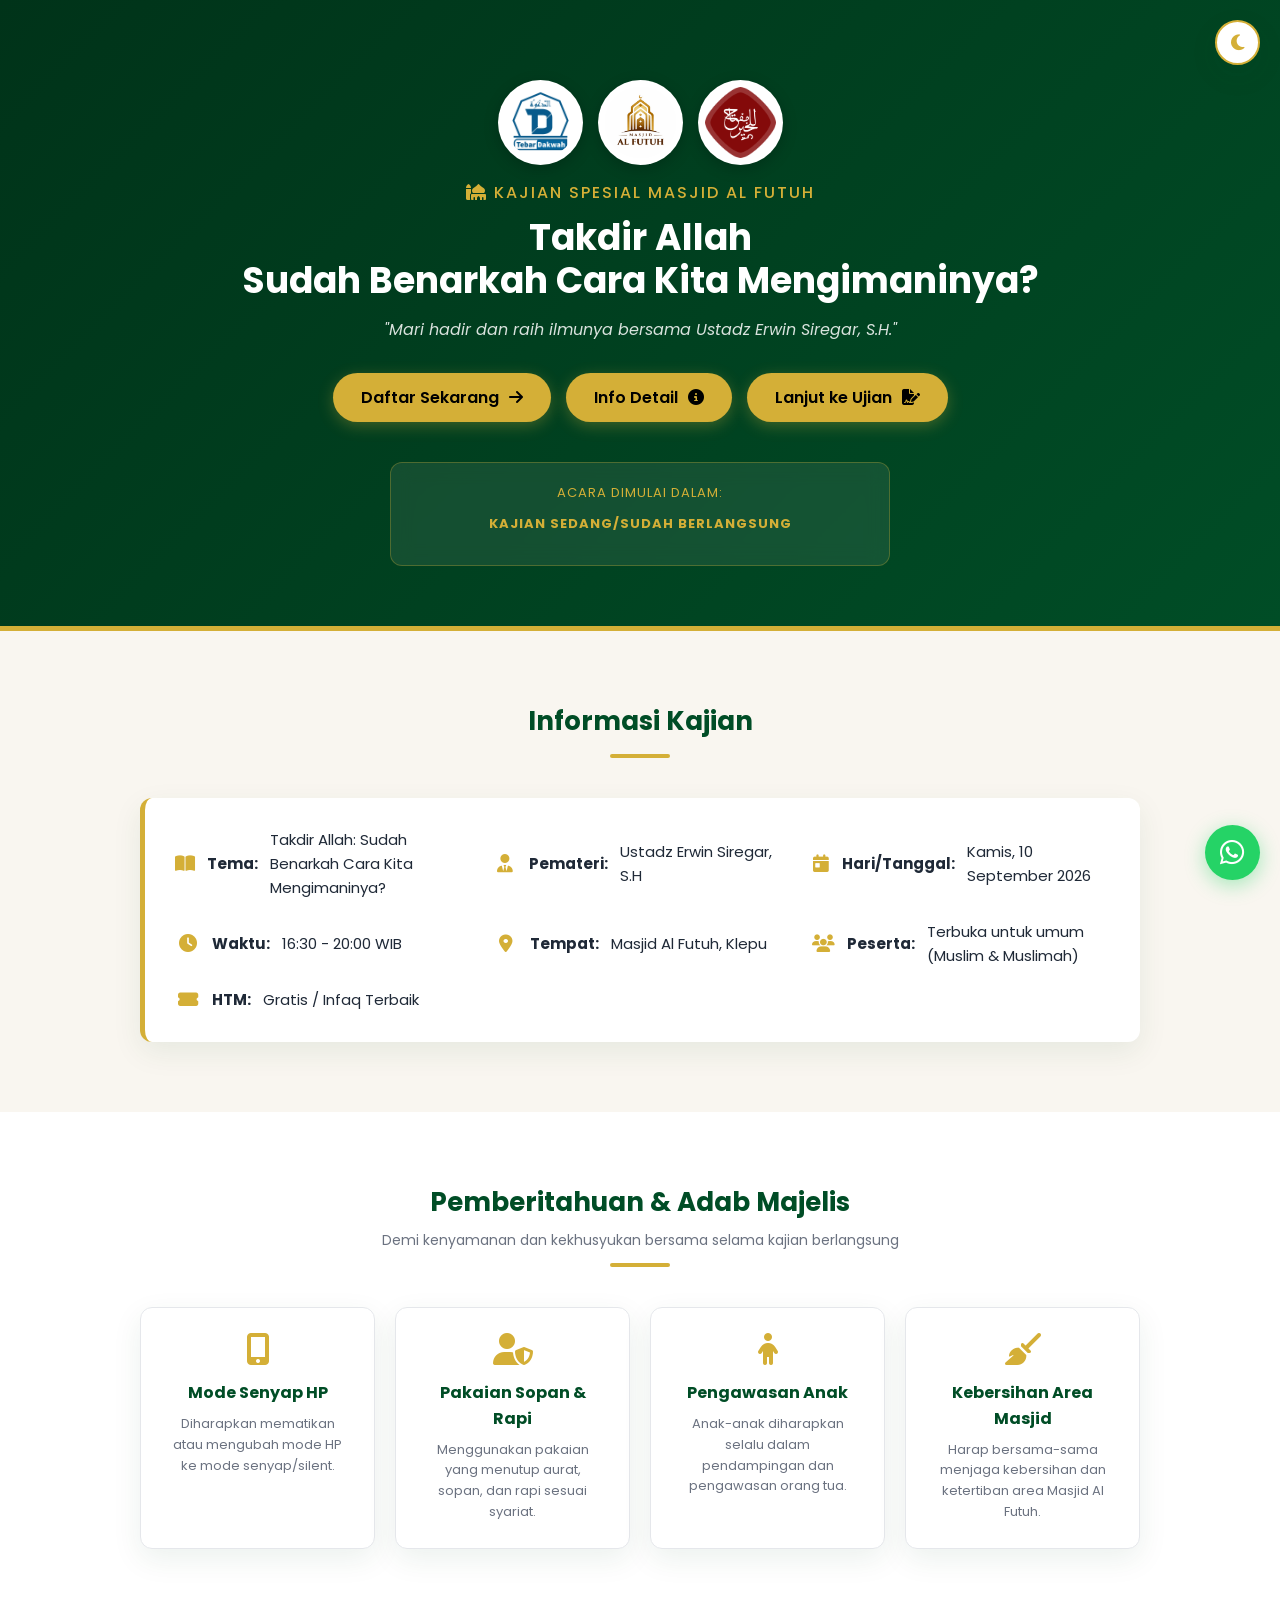
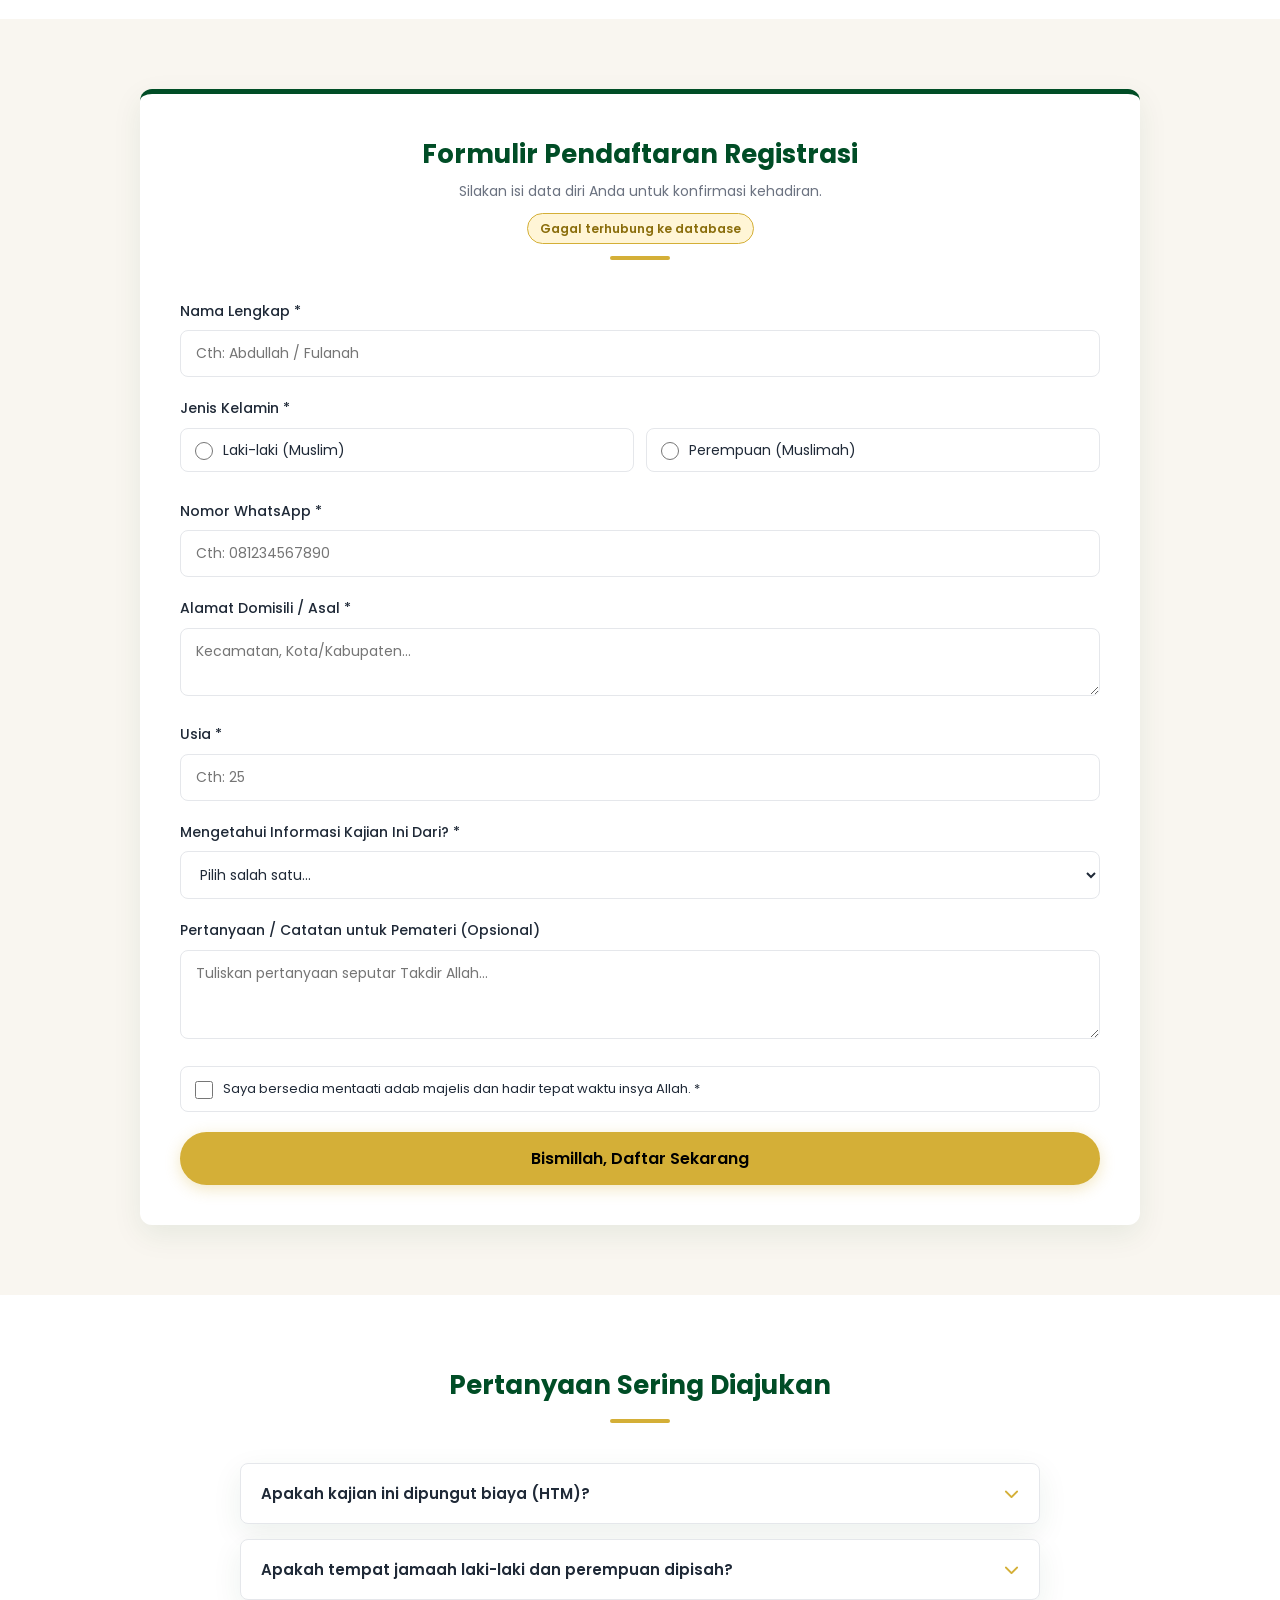
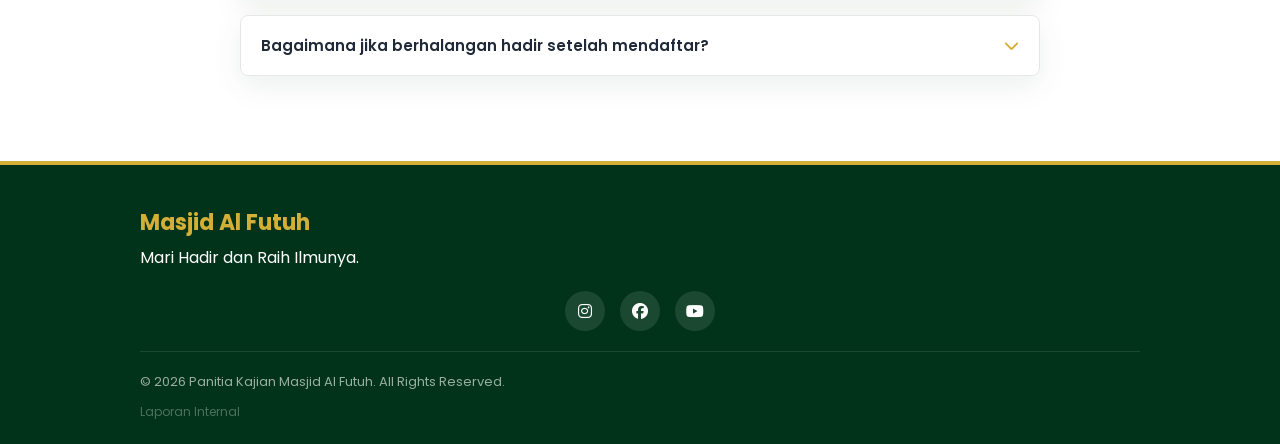
<file: index.html>
<!DOCTYPE html>
<html lang="id">
<head>
    <meta charset="UTF-8">
    <meta name="viewport" content="width=device-width, initial-scale=1.0">
    
    <title>Kajian Spesial - Takdir Allah</title>
    <meta name="description" content="Kajian Spesial Masjid Al Futuh bersama Ustadz Erwin Siregar, S.H. Tema: Takdir Allah - Sudah Benarkah Cara Kita Mengimaninya?">
    <meta name="keywords" content="kajian islam, takdir allah, ustadz erwin siregar, masjid al futuh, pendaftaran kajian">
    <meta name="author" content="Panitia Kajian Masjid Al Futuh">
    
    <meta property="og:type" content="website">
    <meta property="og:url" content="https://yourwebsite.com/"> 
    <meta property="og:title" content="Kajian Spesial: Takdir Allah - Sudah Benarkah Cara Kita Mengimaninya?">
    <meta property="og:description" content="Hadirilah Kajian Spesial bersama Ustadz Erwin Siregar, S.H di Masjid Al Futuh, Klepu. Terbuka untuk umum (Muslim & Muslimah).">
    <meta property="og:image" content="https://via.placeholder.com/1200x630/004d26/ffffff?text=Kajian+Spesial+Takdir+Allah"> 
    
    <link rel="icon" type="image/png" href="https://via.placeholder.com/32/004d26/ffffff?text=M">
    
    <link rel="manifest" href="manifest.json">
    <meta name="theme-color" content="#004d26">

    <link rel="preconnect" href="https://fonts.googleapis.com">
    <link rel="preconnect" href="https://fonts.gstatic.com" crossorigin>
    <link href="https://fonts.googleapis.com/css2?family=Poppins:wght@300;400;500;600;700&display=swap" rel="stylesheet">

    <link rel="stylesheet" href="https://cdnjs.cloudflare.com/ajax/libs/font-awesome/6.4.0/css/all.min.css">
    <link rel="stylesheet" href="https://unpkg.com/aos@next/dist/aos.css" />
    <link rel="stylesheet" href="style.css">
</head>
<body>

    <!-- Preloader -->
    <div id="loading-screen">
        <div class="spinner"></div>
    </div>

    <!-- Dark Mode Toggle -->
    <button id="theme-toggle" aria-label="Toggle Dark Mode">
        <i class="fas fa-moon"></i>
    </button>   

    <!-- Back to Top -->
    <button id="back-to-top" aria-label="Kembali ke Atas">
        <i class="fas fa-arrow-up"></i>
    </button>

    <!-- Tombol WhatsApp Sticky -->
    <a href="https://wa.me/6285743377335" class="whatsapp-sticky" target="_blank" aria-label="Chat WhatsApp Admin">
        <i class="fab fa-whatsapp"></i>
    </a>

    <!-- Konten Utama -->
    <div id="main-content">

        <!-- HERO SECTION -->
        <section id="hero">
            <div class="container" data-aos="fade-up">
                <div class="logo-wrapper">
                    <img src="logo1.png" alt="Logo Masjid Al Futuh" class="logo-kajian" onerror="this.src='https://via.placeholder.com/90/004d26/ffffff?text=Al+Futuh'">
                    <img src="logo3.png" alt="Logo Masjid Al Futuh" class="logo-kajian" onerror="this.src='https://via.placeholder.com/90/004d26/ffffff?text=Al+Futuh'">
                    <img src="logo2.png" alt="Logo Masjid Al Futuh" class="logo-kajian" onerror="this.src='https://via.placeholder.com/90/004d26/ffffff?text=Al+Futuh'">
                </div>
                
                <h2 class="subtitle-kajian"><i class="fas fa-mosque"></i> Kajian Spesial Masjid Al Futuh</h2>
                <h1 class="title-kajian">Takdir Allah <br><span>Sudah Benarkah Cara Kita Mengimaninya?</span></h1>
                <p class="desc-kajian">"Mari hadir dan raih ilmunya bersama Ustadz Erwin Siregar, S.H."</p>

                <!-- Tombol Aksi -->
                <div class="grup-tombol">
                    <a href="#pendaftaran" class="btn-primary">Daftar Sekarang <i class="fas fa-arrow-right"></i></a>
                    <a href="#detail" class="btn-primary" style="background-color: var(--secondary); color: #000;">Info Detail <i class="fas fa-info-circle"></i></a>
                    <a href="ujian.html" class="btn-primary">Lanjut ke Ujian <i class="fas fa-file-signature"></i></a>
                </div>

                <!-- Countdown Timer -->
                <div class="countdown-container">
                    <p>Acara dimulai dalam:</p>
                    <div id="countdown" class="countdown">
                        <div class="cd-box"><span id="hari">00</span><small>Hari</small></div>
                        <div class="cd-box"><span id="jam">00</span><small>Jam</small></div>
                        <div class="cd-box"><span id="menit">00</span><small>Menit</small></div>
                        <div class="cd-box"><span id="detik">00</span><small>Detik</small></div>
                    </div>
                </div>
            </div>
        </section>

        <!-- DETAIL KAJIAN -->
        <section id="detail" class="section-padding bg-cream">
            <div class="container" data-aos="fade-up">
                <div class="section-title">
                    <h2>Informasi Kajian</h2>
                    <div class="divider"></div>
                </div>
                
                <div class="detail-card">
                    <ul>
                        <li><i class="fas fa-book-open"></i> <strong>Tema:</strong> Takdir Allah: Sudah Benarkah Cara Kita Mengimaninya?</li>
                        <li><i class="fas fa-user-tie"></i> <strong>Pemateri:</strong> Ustadz Erwin Siregar, S.H</li>
                        <li><i class="fas fa-calendar-day"></i> <strong>Hari/Tanggal:</strong> Kamis, 10 September 2026</li>
                        <li><i class="fas fa-clock"></i> <strong>Waktu:</strong> 16:30 - 20:00 WIB</li>
                        <li><i class="fas fa-map-marker-alt"></i> <strong>Tempat:</strong> Masjid Al Futuh, Klepu</li>
                        <li><i class="fas fa-users"></i> <strong>Peserta:</strong> Terbuka untuk umum (Muslim & Muslimah)</li>
                        <li><i class="fas fa-ticket-alt"></i> <strong>HTM:</strong> Gratis / Infaq Terbaik</li>
                    </ul>
                </div>
            </div>
        </section>

        <!-- PEMBERITAHUAN / TATA TERTIB (Sesuai Bagian Bawah Poster) -->
        <section id="tata-tertib" class="section-padding">
            <div class="container" data-aos="fade-up">
                <div class="section-title">
                    <h2>Pemberitahuan & Adab Majelis</h2>
                    <p>Demi kenyamanan dan kekhusyukan bersama selama kajian berlangsung</p>
                    <div class="divider"></div>
                </div>

                <div class="tentang-content">
                    <div class="tentang-item" data-aos="fade-up" data-aos-delay="100">
                        <i class="fas fa-mobile-alt icon-gold"></i>
                        <h3>Mode Senyap HP</h3>
                        <p>Diharapkan mematikan atau mengubah mode HP ke mode senyap/silent.</p>
                    </div>

                    <div class="tentang-item" data-aos="fade-up" data-aos-delay="200">
                        <i class="fas fa-user-shield icon-gold"></i>
                        <h3>Pakaian Sopan & Rapi</h3>
                        <p>Menggunakan pakaian yang menutup aurat, sopan, dan rapi sesuai syariat.</p>
                    </div>

                    <div class="tentang-item" data-aos="fade-up" data-aos-delay="300">
                        <i class="fas fa-child icon-gold"></i>
                        <h3>Pengawasan Anak</h3>
                        <p>Anak-anak diharapkan selalu dalam pendampingan dan pengawasan orang tua.</p>
                    </div>

                    <div class="tentang-item" data-aos="fade-up" data-aos-delay="400">
                        <i class="fas fa-broom icon-gold"></i>
                        <h3>Kebersihan Area Masjid</h3>
                        <p>Harap bersama-sama menjaga kebersihan dan ketertiban area Masjid Al Futuh.</p>
                    </div>
                </div>
            </div>
        </section>

        <!-- FORMULIR PENDAFTARAN -->
        <section id="pendaftaran" class="section-padding bg-cream">
            <div class="container" data-aos="zoom-in">
                <div class="form-wrapper">
                    <div class="section-title">
                        <h2>Formulir Pendaftaran Registrasi</h2>
                        <p>Silakan isi data diri Anda untuk konfirmasi kehadiran.</p>
                        <span id="peserta-counter" class="badge">Jumlah Pendaftar: Memuat data...</span>
                        <div class="divider"></div>
                    </div>

                    <form id="form-kajian">
                        <div class="form-group">
                            <label for="nama">Nama Lengkap *</label>
                            <input type="text" id="nama" name="nama" required placeholder="Cth: Abdullah / Fulanah">
                        </div>

                        <div class="form-group">
                            <label>Jenis Kelamin *</label>
                            <div class="radio-group">
                                <label><input type="radio" name="gender" value="Laki-laki" required> Laki-laki (Muslim)</label>
                                <label><input type="radio" name="gender" value="Perempuan" required> Perempuan (Muslimah)</label>
                            </div>
                        </div>

                        <div class="form-group">
                            <label for="whatsapp">Nomor WhatsApp *</label>
                            <input type="number" id="whatsapp" name="whatsapp" required placeholder="Cth: 081234567890" minlength="10">
                            <small class="error-msg" id="error-wa">Nomor WA minimal 10 digit angka (diawali 08/62).</small>
                        </div>

                        <div class="form-group">
                            <label for="alamat">Alamat Domisili / Asal *</label>
                            <textarea id="alamat" name="alamat" required placeholder="Kecamatan, Kota/Kabupaten..." rows="2"></textarea>
                        </div>

                        <div class="form-group">
                            <label for="usia">Usia *</label>
                            <input type="number" id="usia" name="usia" required placeholder="Cth: 25">
                        </div>

                        <div class="form-group">
                            <label for="sumber">Mengetahui Informasi Kajian Ini Dari? *</label>
                            <select id="sumber" name="sumber" required>
                                <option value="" disabled selected>Pilih salah satu...</option>
                                <option value="Instagram">Instagram</option>
                                <option value="WhatsApp">Grup WhatsApp</option>
                                <option value="Banner/Poster">Poster / Banner Masjid</option>
                                <option value="Teman/Kerabat">Teman / Kerabat</option>
                                <option value="Lainnya">Lainnya</option>
                            </select>
                        </div>

                        <div class="form-group">
                            <label for="catatan">Pertanyaan / Catatan untuk Pemateri (Opsional)</label>
                            <textarea id="catatan" name="catatan" placeholder="Tuliskan pertanyaan seputar Takdir Allah..." rows="3"></textarea>
                        </div>

                        <div class="form-group checkbox-group">
                            <label>
                                <input type="checkbox" id="bersedia" name="bersedia" required>
                                Saya bersedia mentaati adab majelis dan hadir tepat waktu insya Allah. *
                            </label>
                        </div>

                        <button type="submit" id="btn-submit" class="btn-primary btn-full">
                            <span id="btn-text">Bismillah, Daftar Sekarang</span>
                            <span id="btn-loading" style="display: none;"><i class="fas fa-circle-notch fa-spin"></i> Memproses...</span>
                        </button>
                    </form>
                </div>
            </div>
        </section>

        <!-- FAQ -->
        <section id="faq" class="section-padding">
            <div class="container" data-aos="fade-up">
                <div class="section-title">
                    <h2>Pertanyaan Sering Diajukan</h2>
                    <div class="divider"></div>
                </div>
                
                <div class="accordion">
                    <div class="accordion-item">
                        <button class="accordion-header">Apakah kajian ini dipungut biaya (HTM)? <i class="fas fa-chevron-down"></i></button>
                        <div class="accordion-content"><p>Kajian ini 100% Gratis & Terbuka untuk umum. Jamaah yang ingin berinfaq terbaik untuk operasional masjid dipersilakan.</p></div>
                    </div>
                    <div class="accordion-item">
                        <button class="accordion-header">Apakah tempat jamaah laki-laki dan perempuan dipisah? <i class="fas fa-chevron-down"></i></button>
                        <div class="accordion-content"><p>Ya, terdapat pembatas (satir) antara jamaah Laki-laki (Ikhwan) dan Perempuan (Akhwat).</p></div>
                    </div>
                    <div class="accordion-item">
                        <button class="accordion-header">Bagaimana jika berhalangan hadir setelah mendaftar? <i class="fas fa-chevron-down"></i></button>
                        <div class="accordion-content"><p>Mohon konfirmasi via WhatsApp ke Admin agar panitia dapat memperkirakan konsumsi dan tempat duduk.</p></div>
                    </div>
                </div>
            </div>
        </section>

        <!-- FOOTER -->
        <footer class="footer">
            <div class="container text-center">
                <h3>Masjid Al Futuh</h3>
                <p>Mari Hadir dan Raih Ilmunya.</p>
                <div class="social-links">
                    <a href="#"><i class="fab fa-instagram"></i></a>
                    <a href="#"><i class="fab fa-facebook"></i></a>
                    <a href="#"><i class="fab fa-youtube"></i></a>
                </div>
                <hr>
                <p class="copyright">&copy; 2026 Panitia Kajian Masjid Al Futuh. All Rights Reserved.</p>
                <a href="#" id="btn-keuangan" style="color: rgba(255,255,255,0.3); font-size: 12px; text-decoration: none; margin-top: 10px; display: inline-block;">Laporan Internal</a>
            </div>
        </footer>

    </div>

    <!-- TOAST NOTIFICATION -->
    <div id="toast-success" class="toast hidden">
        <i class="fas fa-check-circle toast-icon"></i>
        <div class="toast-body">
            <h4>Alhamdulillah!</h4>
            <p>Pendaftaran Anda berhasil dicatat. Sampai jumpa di majelis ilmu!</p>
        </div>
        <button id="close-toast"><i class="fas fa-times"></i></button>
    </div>

    <!-- MODAL KEUANGAN INTERNAL -->
    <div id="modal-keuangan" class="modal-overlay hidden">
        <div class="modal-content">
            <button class="close-modal" id="close-keuangan"><i class="fas fa-times"></i></button>
            
            <div id="area-pin">
                <h3><i class="fas fa-lock"></i> Akses Keuangan</h3>
                <p>Masukkan PIN panitia untuk melihat laporan.</p>
                <input type="password" id="input-pin" placeholder="Masukkan PIN..." class="pin-input">
                <small id="error-pin" class="error-msg" style="display: none; text-align: center;">PIN Salah!</small>
                <button id="submit-pin" class="btn-primary btn-full" style="margin-top: 15px;">Buka Laporan</button>
            </div>

            <div id="area-laporan" class="hidden">
                <div style="display: flex; justify-content: space-between; align-items: center; margin-bottom: 15px;">
                    <h3 style="margin: 0;"><i class="fas fa-wallet"></i> Laporan Kas</h3>
                    <button id="btn-tambah-kas" class="badge" style="border: none; cursor: pointer; padding: 8px 15px;">+ Tambah Data</button>
                </div>

                <div id="form-kas-area" class="hidden" style="background-color: var(--bg-main); border: 1px solid var(--border-color); padding: 15px; border-radius: 8px; margin-bottom: 20px;">
                    <h4 style="margin-bottom: 10px; font-size: 14px; text-align: center;">Input Data Kas Baru</h4>
                    <input type="date" id="kas-tanggal" class="pin-input" style="font-size: 14px; letter-spacing: normal; padding: 10px; margin-top: 5px;" required>
                    <input type="text" id="kas-keterangan" placeholder="Keterangan (Cth: Infaq Jamaah)" class="pin-input" style="font-size: 14px; letter-spacing: normal; padding: 10px; margin-top: 10px;" required>
                    
                    <select id="kas-jenis" class="pin-input" style="font-size: 14px; letter-spacing: normal; padding: 10px; margin-top: 10px; text-align: left;">
                        <option value="Masuk">Pemasukan (Masuk)</option>
                        <option value="Keluar">Pengeluaran (Keluar)</option>
                    </select>
                    
                    <input type="number" id="kas-nominal" placeholder="Nominal Rp (Tanpa titik)" class="pin-input" style="font-size: 14px; letter-spacing: normal; padding: 10px; margin-top: 10px;" required>
                    
                    <button id="submit-kas-baru" class="btn-primary btn-full" style="margin-top: 15px; padding: 10px;">Simpan Data</button>
                    <small id="pesan-kas" style="display: block; text-align: center; margin-top: 10px; font-weight: bold;"></small>
                </div>

                <div class="kas-cards">
                    <div class="kas-card">
                        <small>Total Pemasukan</small>
                        <h4 id="card-masuk" style="color: #2e7d32;">Rp 0</h4>
                    </div>
                    <div class="kas-card">
                        <small>Total Pengeluaran</small>
                        <h4 id="card-keluar" style="color: #c62828;">Rp 0</h4>
                    </div>
                    <div class="kas-card card-saldo">
                        <small style="color: rgba(255,255,255,0.8);">Saldo Akhir</small>
                        <h4 id="card-saldo" style="color: #fff;">Rp 0</h4>
                    </div>
                </div>

                <div class="table-responsive">
                    <table class="table-laporan">
                        <thead>
                            <tr>
                                <th>Tanggal</th>
                                <th>Keterangan</th>
                                <th>Masuk</th>
                                <th>Keluar</th>
                                <th>Saldo</th>
                            </tr>
                        </thead>
                        <tbody id="body-laporan">
                        </tbody>
                    </table>
                </div>
            </div>
        </div>
    </div>

    <!-- Scripts -->
    <script src="https://unpkg.com/aos@next/dist/aos.js"></script>
    <script>
        AOS.init({ duration: 800, once: true });
    </script>
    <script src="script.js"></script>
</body>
</html>
</file>
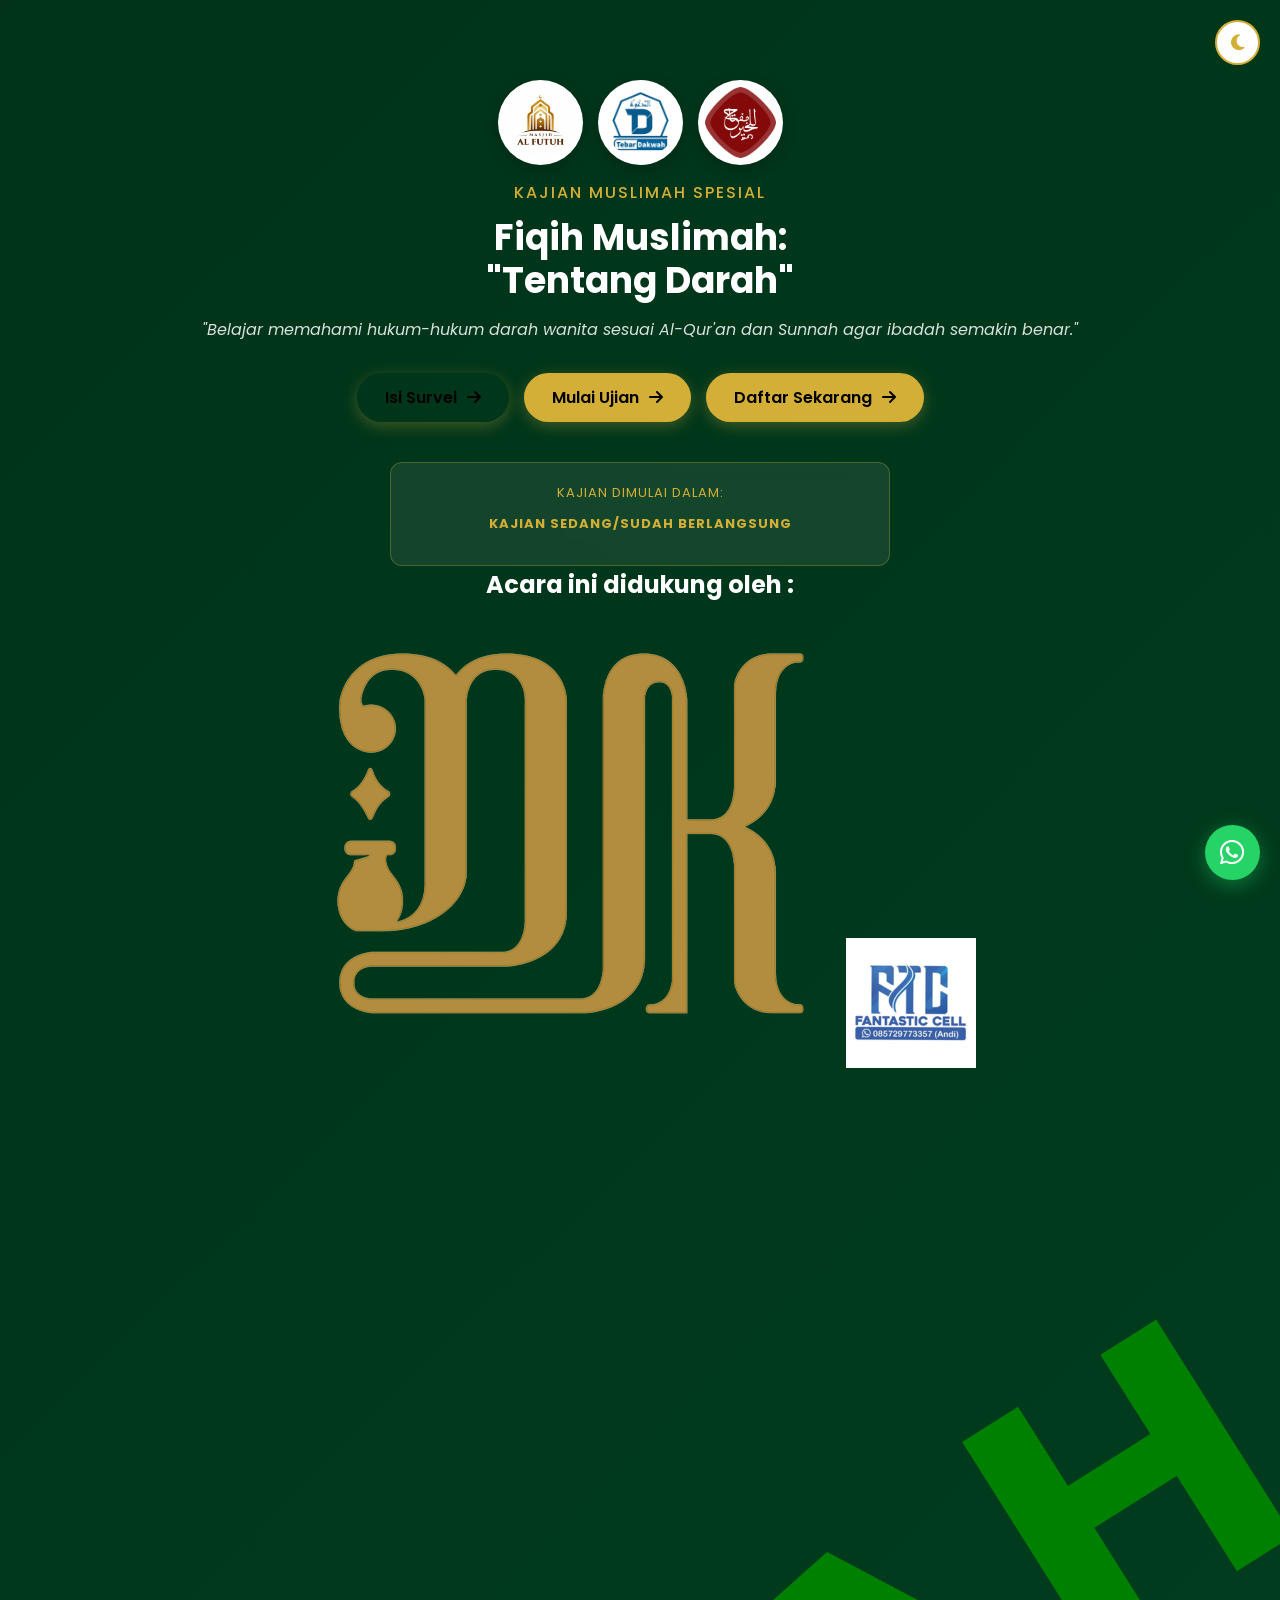
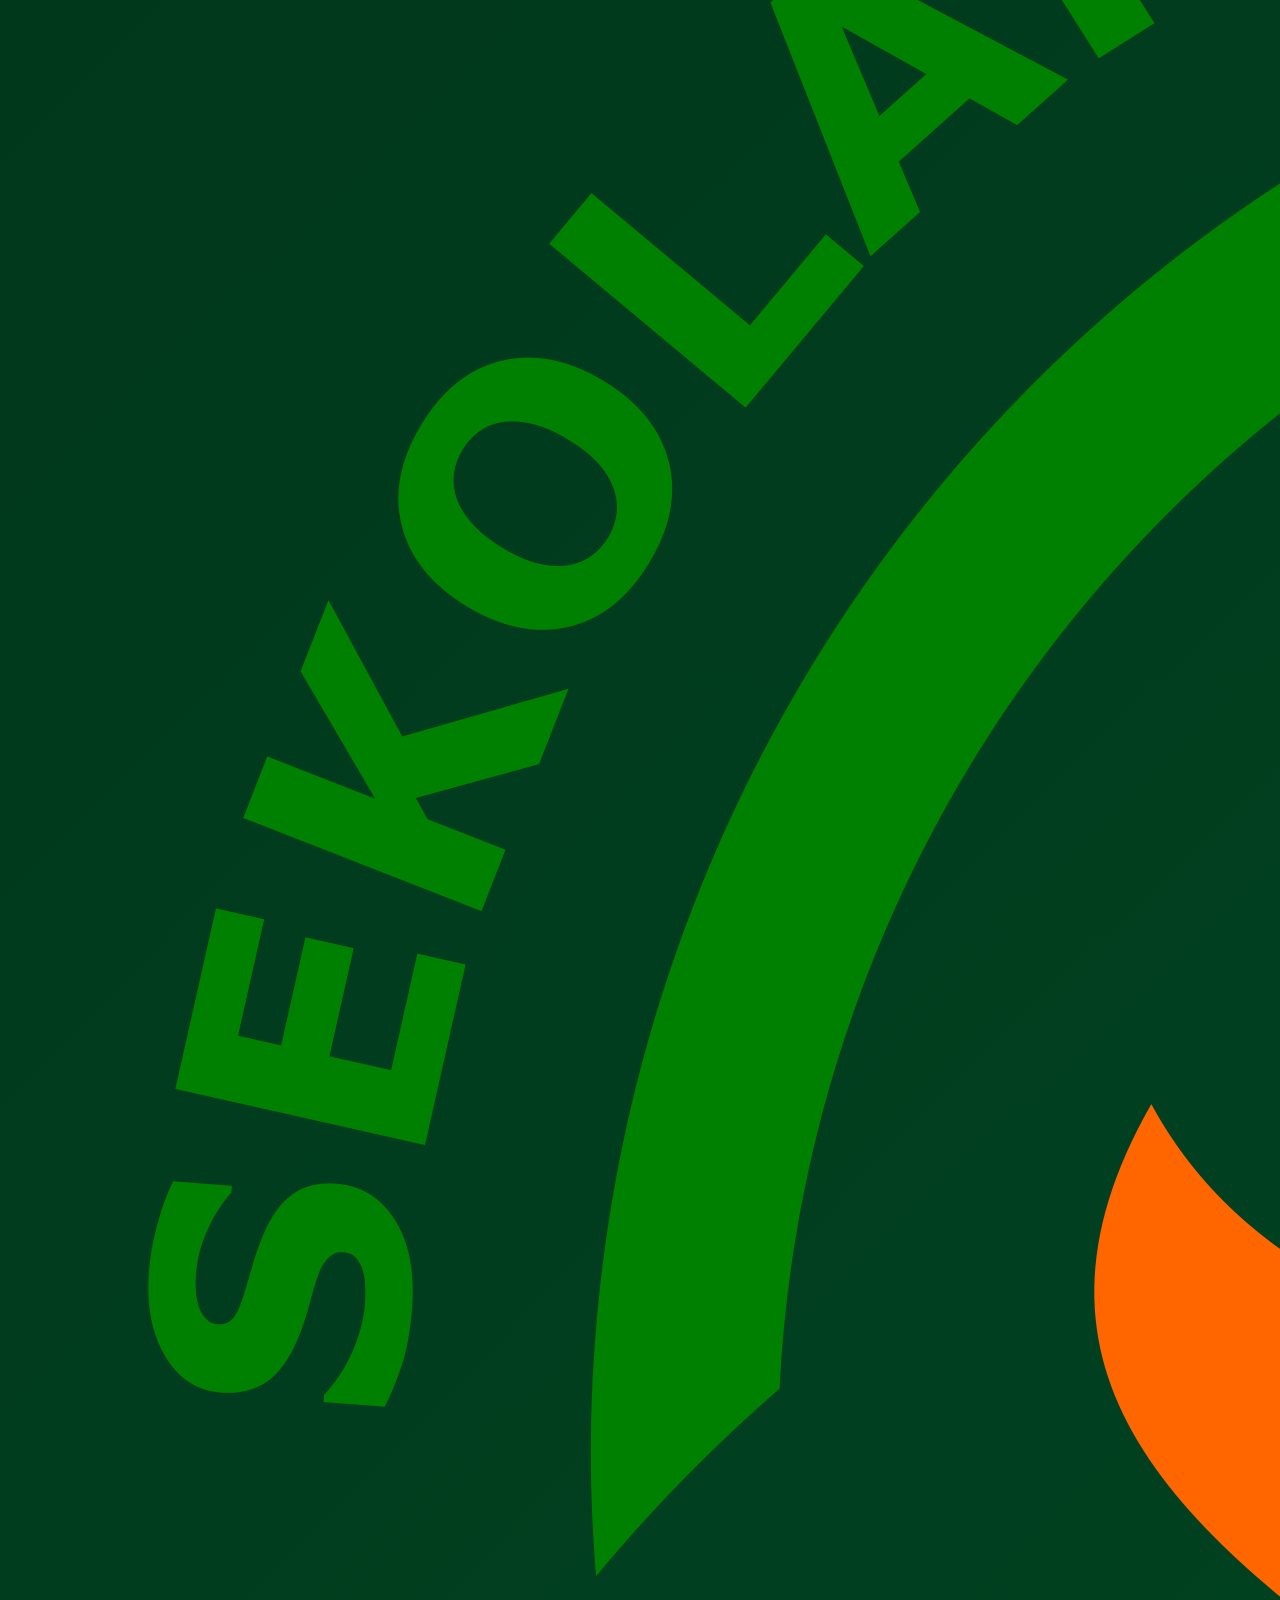
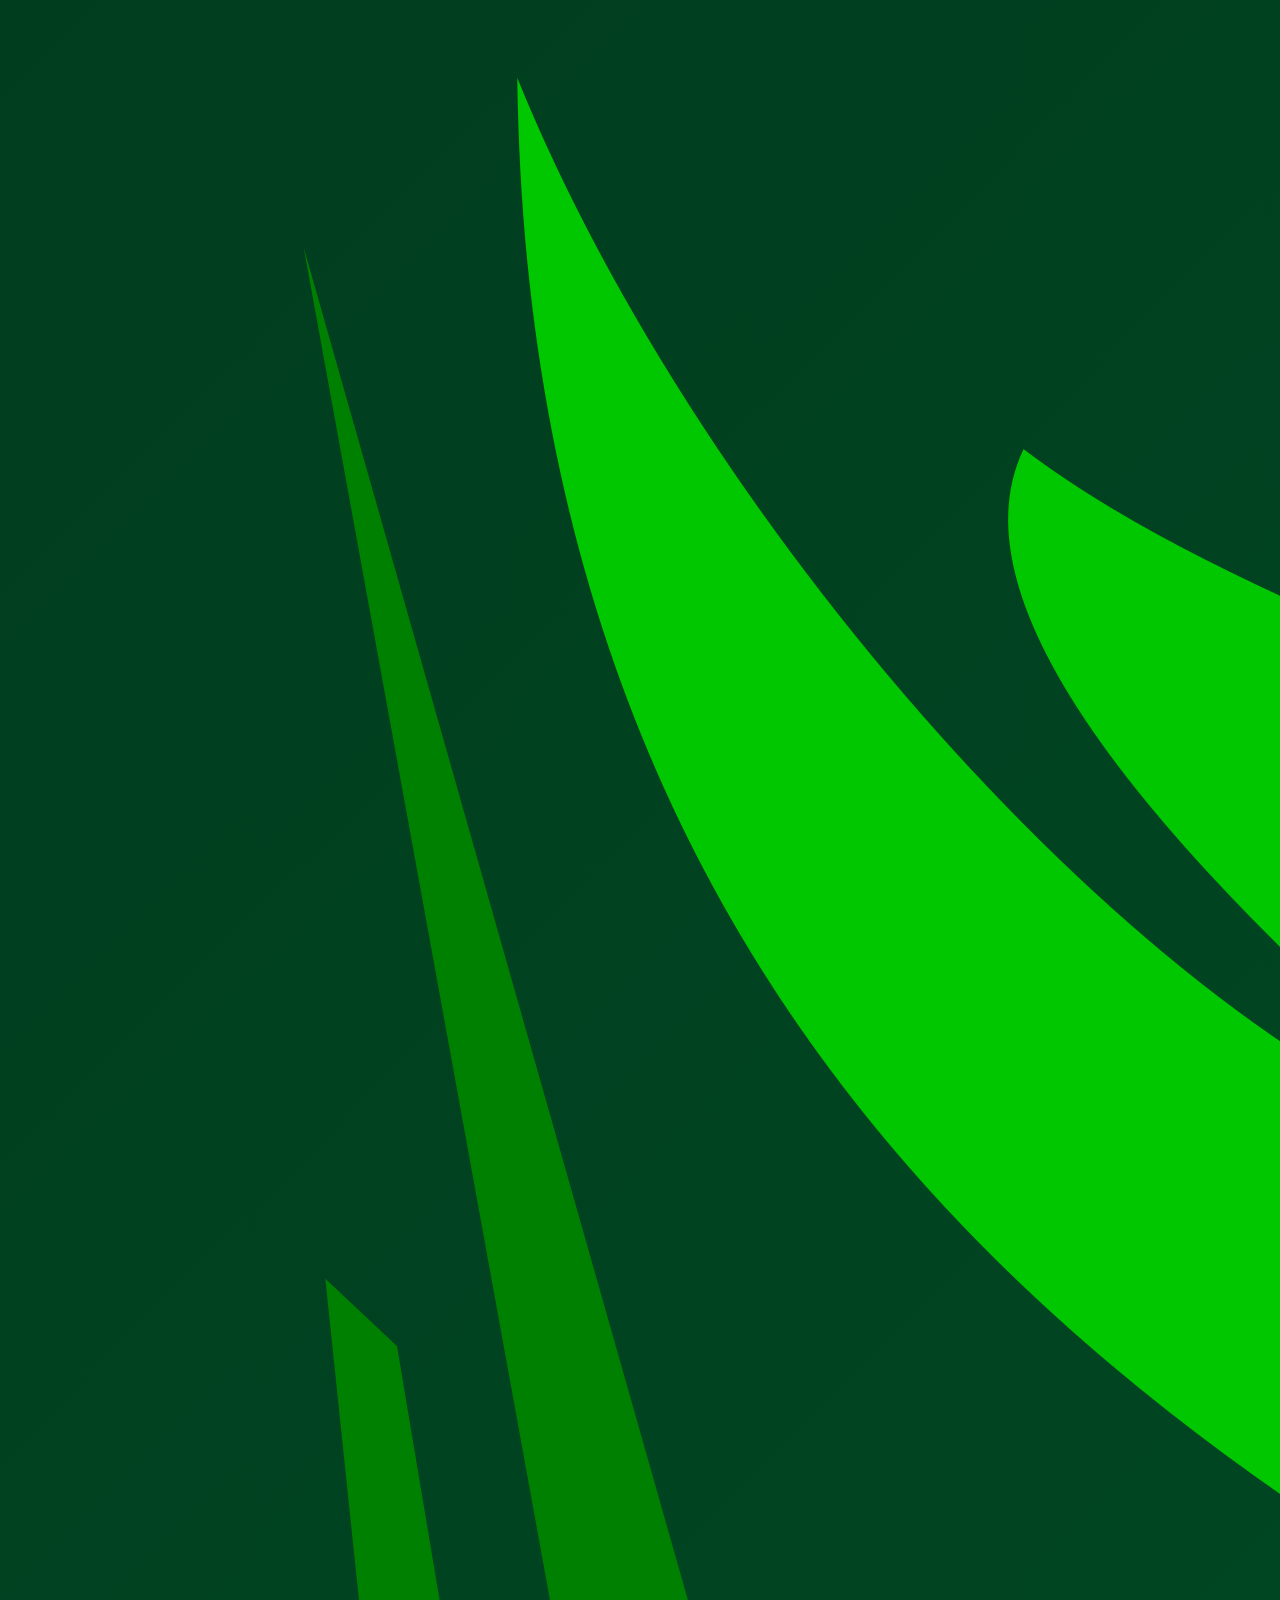
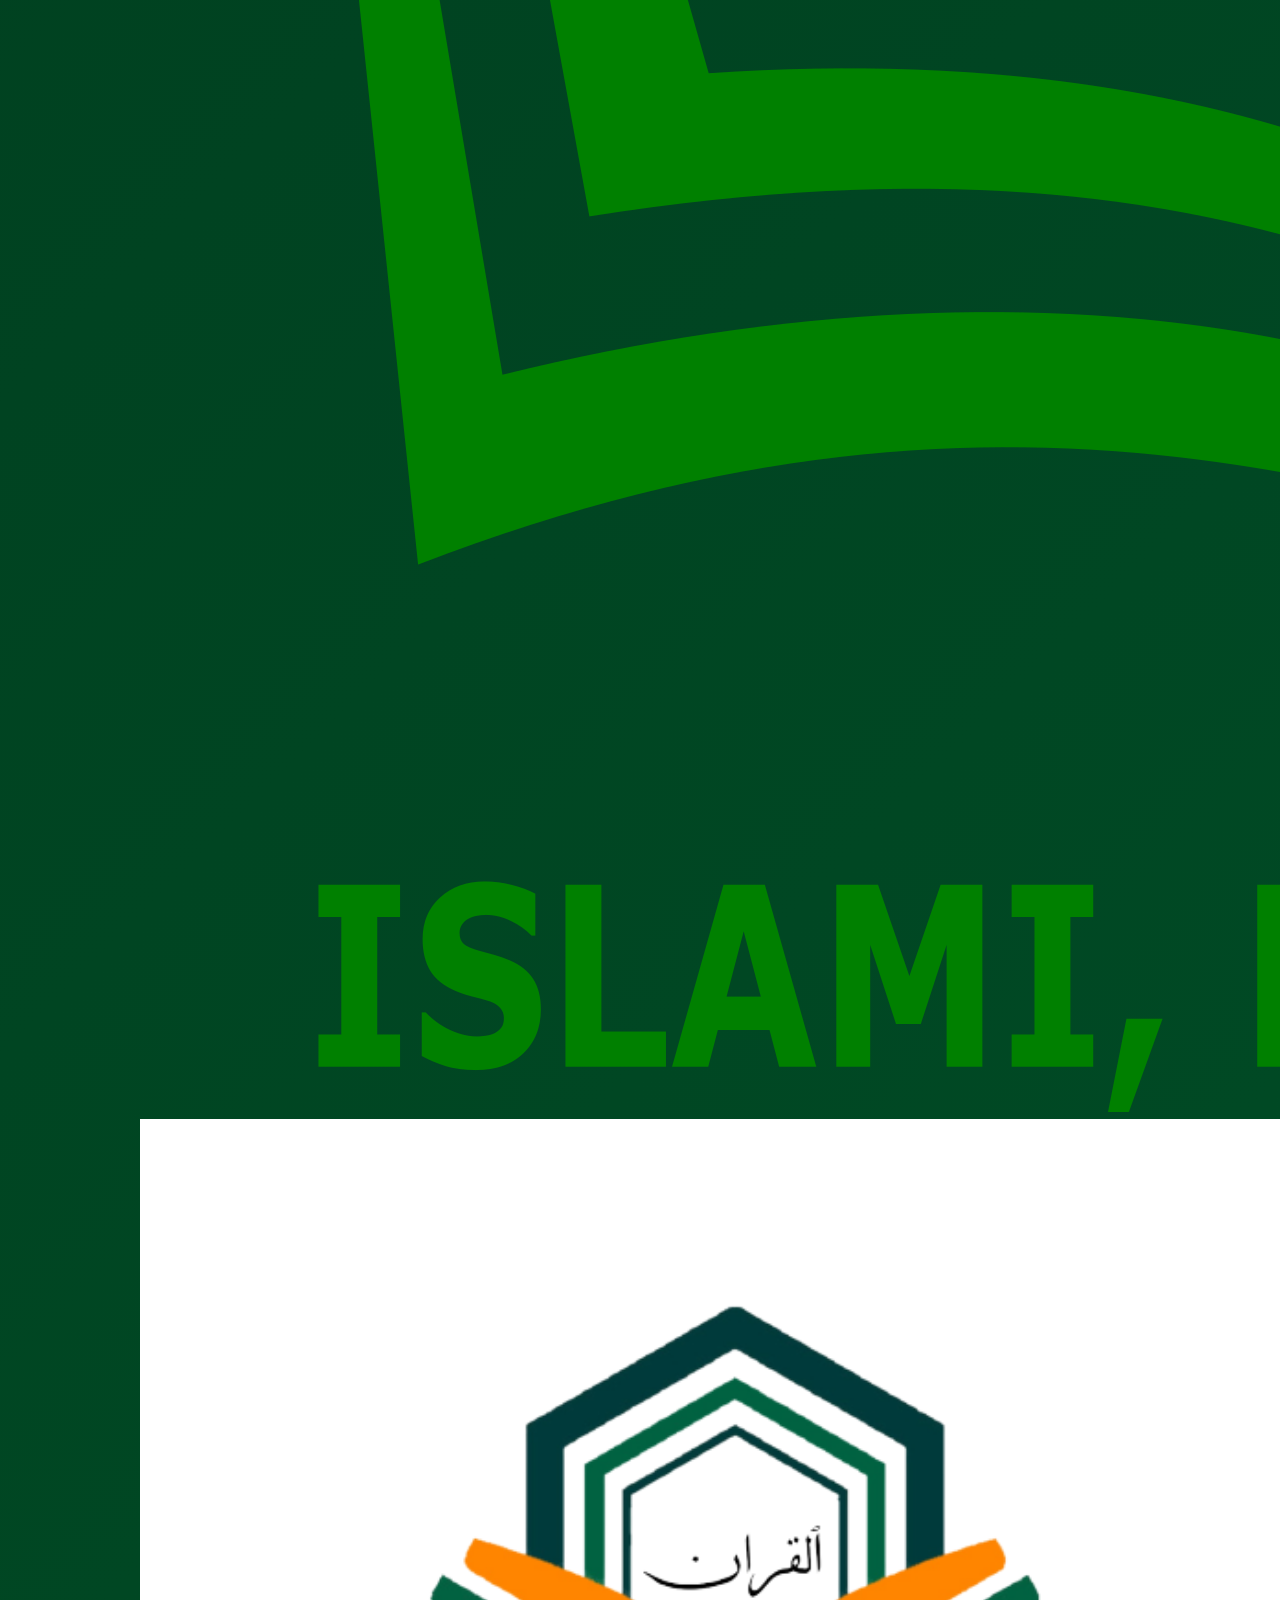
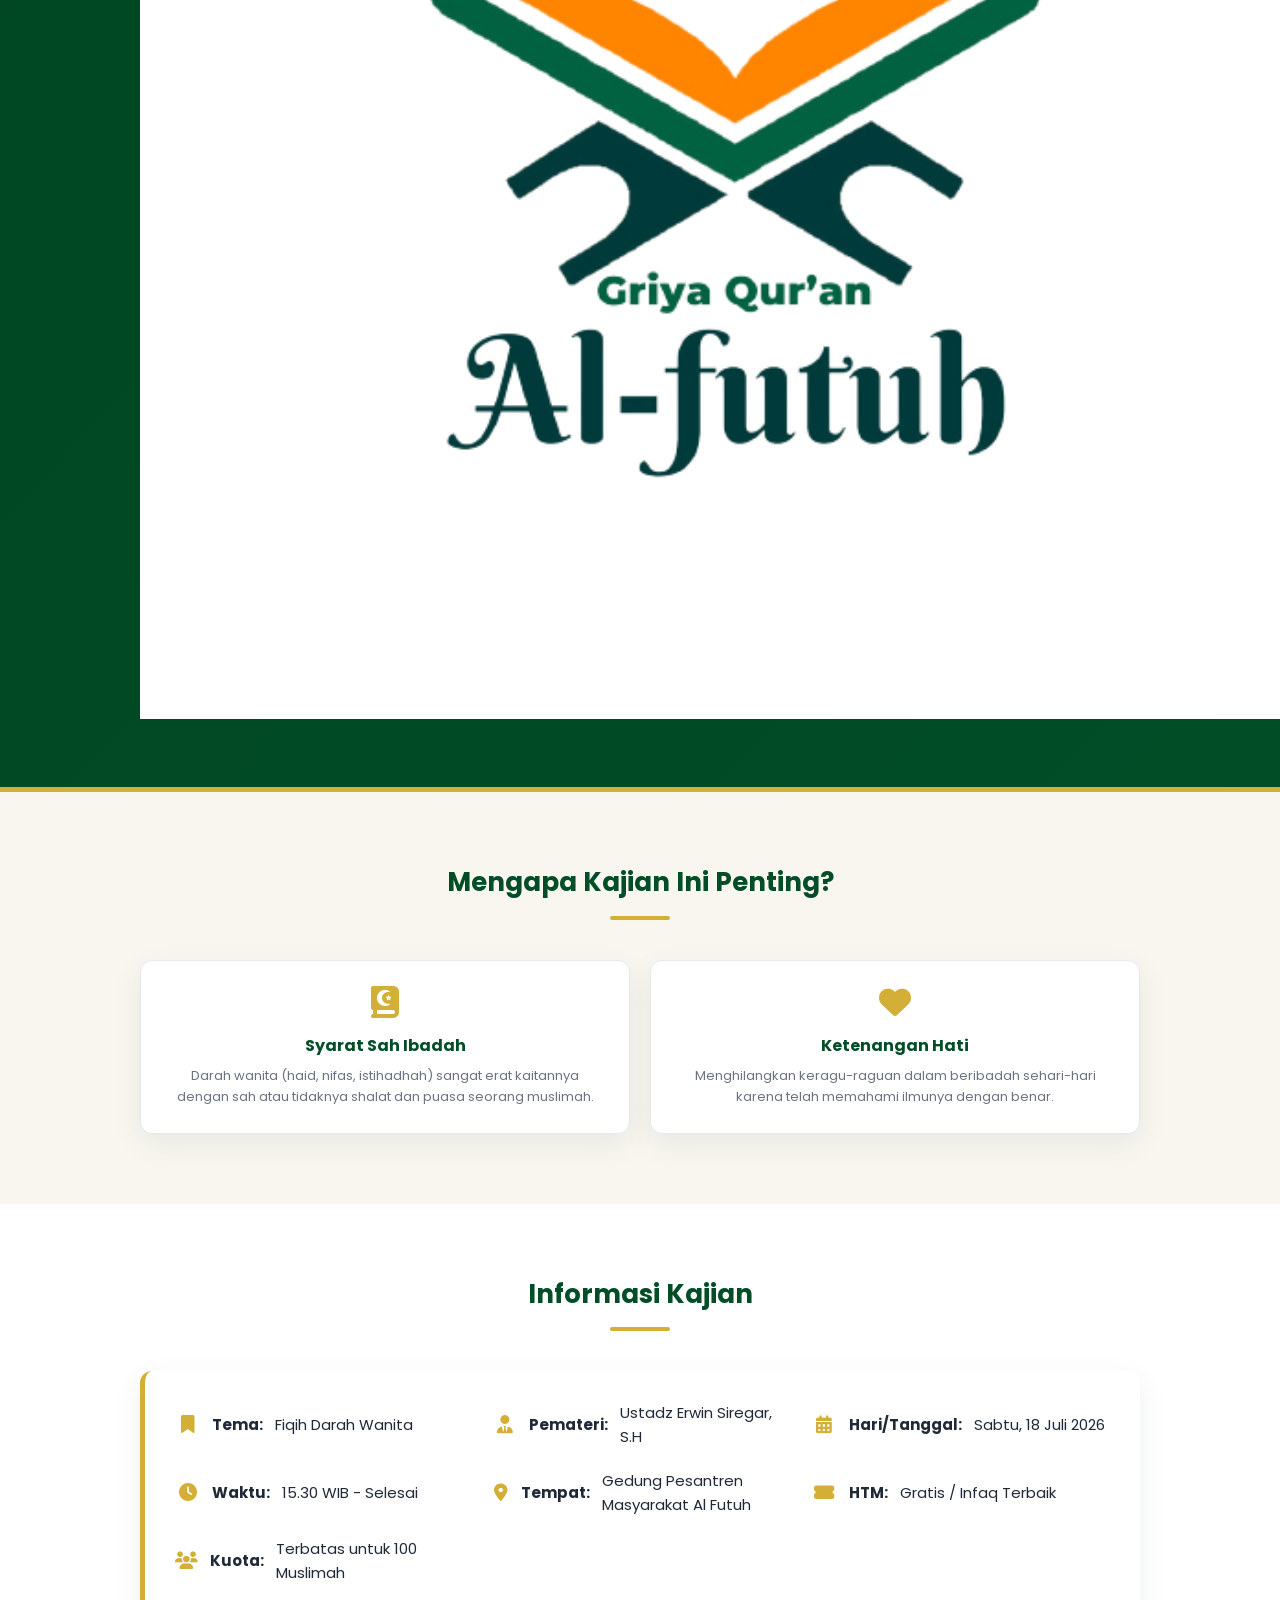
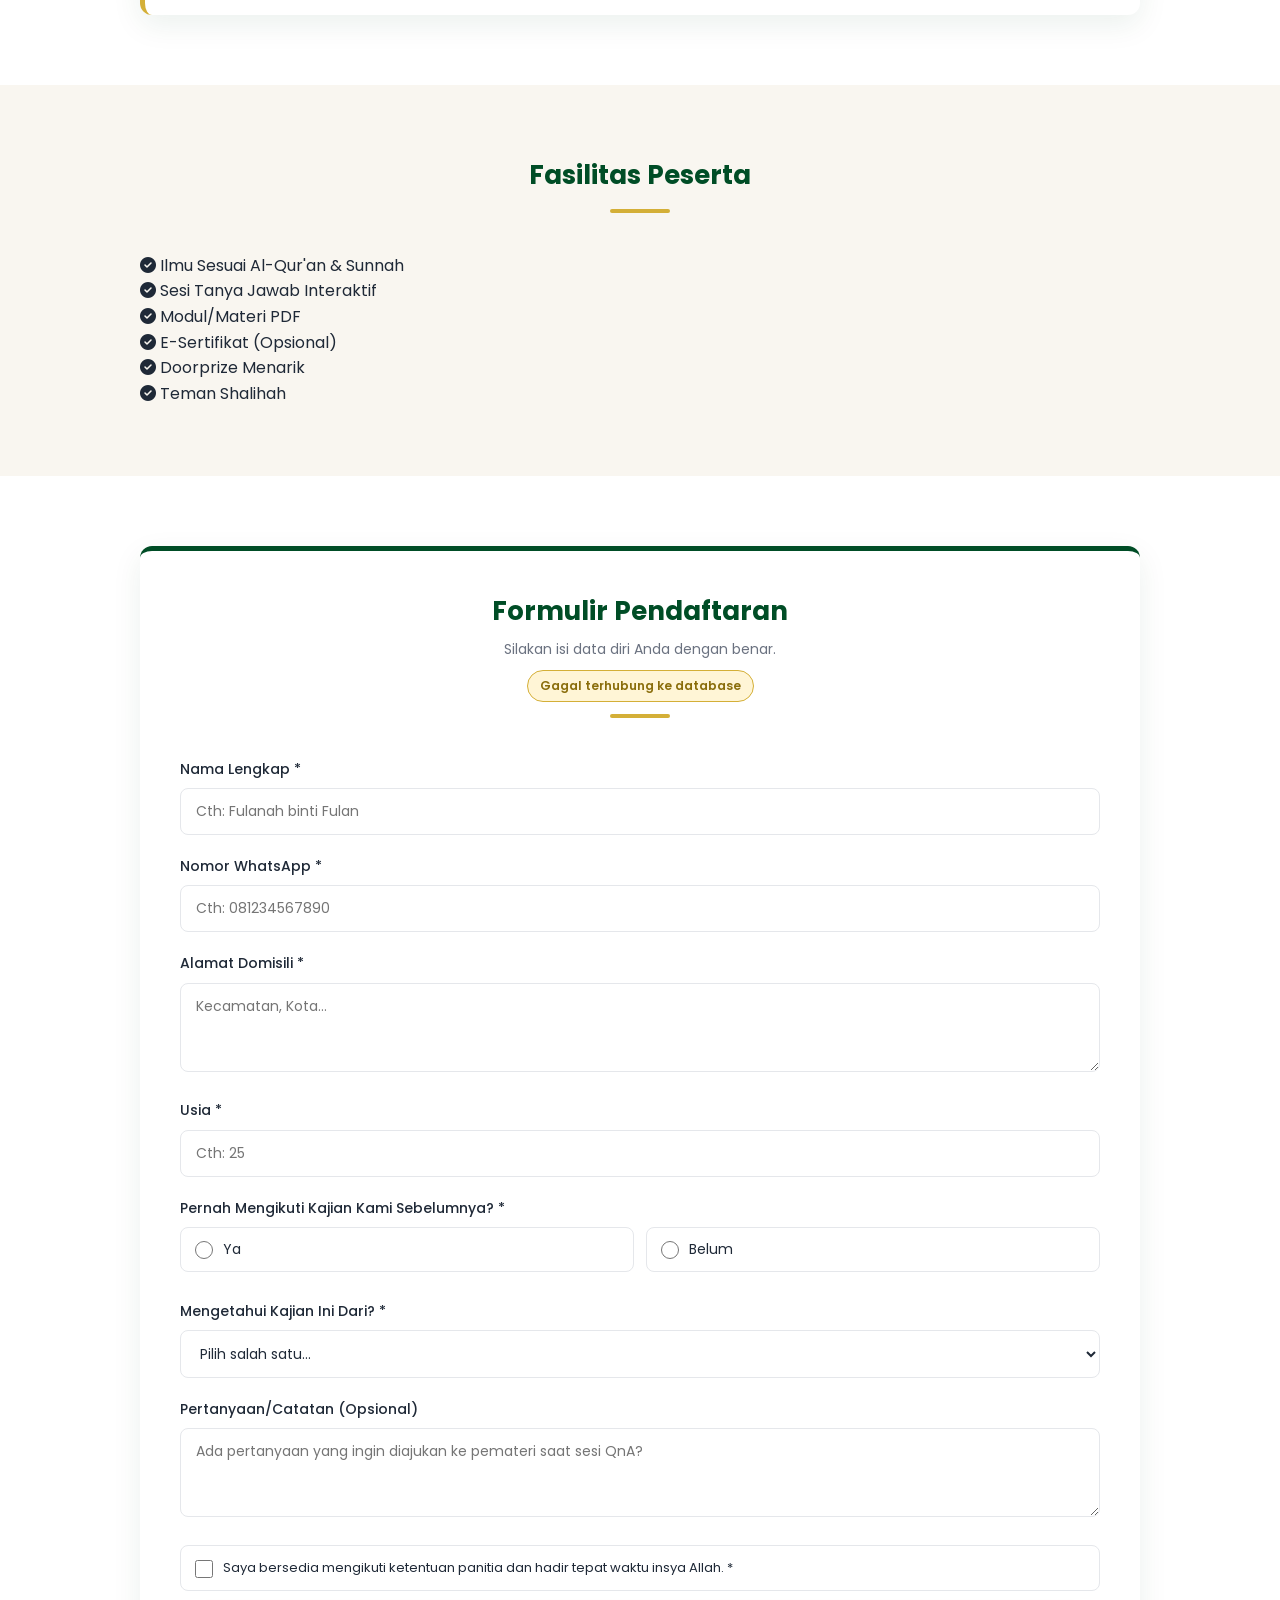
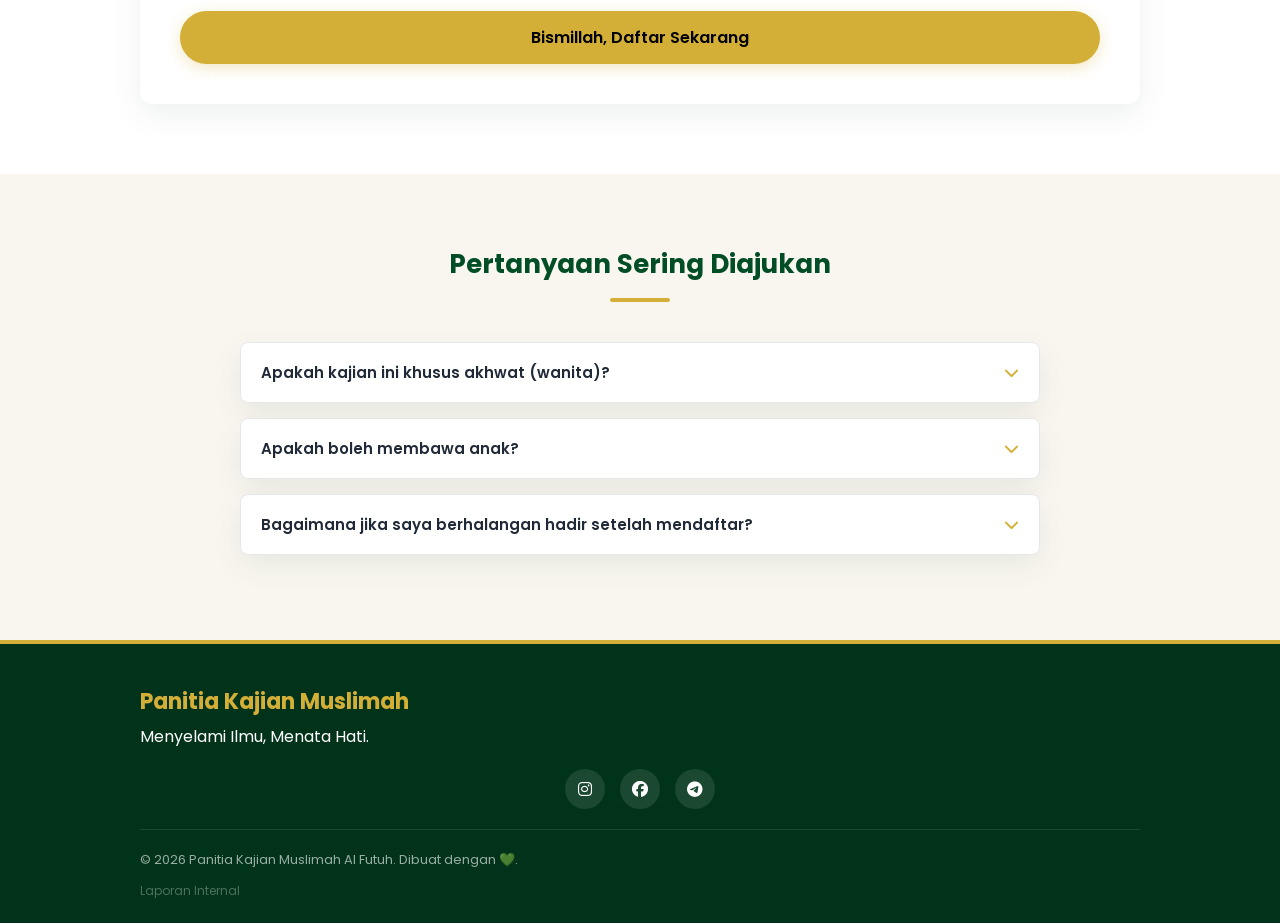
<file: indexChapter1.html>
<!DOCTYPE html>
<html lang="id">
<head>
    <meta charset="UTF-8">
    <meta name="viewport" content="width=device-width, initial-scale=1.0">
    
    <title>Pendaftaran Kajian Muslimah Spesial - Fiqih Darah Wanita</title>
    <meta name="description" content="Daftar sekarang dalam Kajian Muslimah Spesial Fiqih Muslimah: 'Tentang Darah'. Belajar memahami hukum-hukum darah wanita sesuai Al-Qur'an dan Sunnah.">
    <meta name="keywords" content="kajian muslimah, fiqih wanita, fiqih darah, haid, nifas, istihadhah, kajian islam, pendaftaran online">
    <meta name="author" content="Panitia Kajian Muslimah">
    
    <meta property="og:type" content="website">
    <meta property="og:url" content="https://yourwebsite.com/"> <meta property="og:title" content="Kajian Muslimah Spesial - Fiqih Muslimah: Tentang Darah">
    <meta property="og:description" content="Belajar memahami hukum-hukum darah wanita sesuai Al-Qur'an dan Sunnah agar ibadah semakin benar. Kuota Terbatas!">
    <meta property="og:image" content="https://via.placeholder.com/1200x630/004d26/ffffff?text=Kajian+Muslimah+Spesial"> <link rel="icon" type="image/png" href="https://via.placeholder.com/32/004d26/ffffff?text=K">
    
    <link rel="manifest" href="manifest.json">
    <meta name="theme-color" content="#004d26">

    <link rel="preconnect" href="https://fonts.googleapis.com">
    <link rel="preconnect" href="https://fonts.gstatic.com" crossorigin>
    <link href="https://fonts.googleapis.com/css2?family=Poppins:wght@300;400;500;600;700&display=swap" rel="stylesheet">

    <link rel="stylesheet" href="https://cdnjs.cloudflare.com/ajax/libs/font-awesome/6.4.0/css/all.min.css">

    <link rel="stylesheet" href="https://unpkg.com/aos@next/dist/aos.css" />

    <link rel="stylesheet" href="style.css">
</head>
<body>

    <div id="loading-screen">
        <div class="spinner"></div>
    </div>
    <button id="theme-toggle" aria-label="Toggle Dark Mode">
        <i class="fas fa-moon"></i>
    </button>   

    <button id="back-to-top" aria-label="Kembali ke Atas">
        <i class="fas fa-arrow-up"></i>
    </button>

    <!-- KODE TOMBOL WHATSAPP YANG DITAMBAHKAN -->
    <a href="https://wa.me/6285743377335" class="whatsapp-sticky" target="_blank" aria-label="Chat WhatsApp Admin">
        <i class="fab fa-whatsapp"></i>
    </a>

    <!-- 3. Konten Utama Website -->
    <div id="main-content">

        <!-- A. HERO SECTION (Bagian Paling Atas) -->
        <section id="hero">
            <div class="container" data-aos="fade-up">
                <div class="logo-wrapper">
                    
                    <img src="logo3.png" alt="Logo Partner 2" class="logo-kajian">
                    <img src="logo1.png" alt="Logo Tebar Dakwah" class="logo-kajian">
                    <img src="logo2.png" alt="Logo Partner 1" class="logo-kajian">
                </div>
                
                <h2 class="subtitle-kajian">Kajian Muslimah Spesial</h2>
                <h1 class="title-kajian">Fiqih Muslimah: <br> "Tentang Darah"</h1>
                <p class="desc-kajian">"Belajar memahami hukum-hukum darah wanita sesuai Al-Qur'an dan Sunnah agar ibadah semakin benar."</p>

                <!-- TOMBOL MULAI UJIAN (BARU) -->
                <div class="grup-tombol">

                <a href="survei.html" class="btn-primary" style="background-color: var(--warna-survei)">Isi Survei <i class="fas fa-arrow-right"></i></a>

                <a href="ujian.html" class="btn-primary" style="background-color: var(--secondary)">Mulai Ujian <i class="fas fa-arrow-right"></i></a>
                
                <a href="#pendaftaran" class="btn-primary">Daftar Sekarang <i class="fas fa-arrow-right"></i></a>
                </div>

                <!-- Bonus: Countdown (Hitung Mundur) -->
                <div class="countdown-container">
                    <p>Kajian dimulai dalam:</p>
                    <div id="countdown" class="countdown">
                        <div class="cd-box"><span id="hari">00</span><small>Hari</small></div>
                        <div class="cd-box"><span id="jam">00</span><small>Jam</small></div>
                        <div class="cd-box"><span id="menit">00</span><small>Menit</small></div>
                        <div class="cd-box"><span id="detik">00</span><small>Detik</small></div>
                    </div>
                </div>

                 <!-- SPONSORSHIP -->

                 
                 <h2 class="sponsor-kajian">Acara ini didukung oleh :</h2>
                 <div class="sponsor-wrapper">
                    <img src="sponsor4.png" alt="Logo Partner 1" class="logo-sponsor">
                    <img src="sponsor1.png" alt="Logo Partner 2" class="logo-sponsor">
                    <img src="sponsor2.png" alt="Logo Partner 2" class="logo-sponsor">
                    <img src="sponsor3.png" alt="Logo Tebar Dakwah" class="logo-sponsor">
                </div>
        </div>
        </section>
        <!-- B. TENTANG KAJIAN -->
        <section id="tentang" class="section-padding bg-cream">
            <div class="container" data-aos="fade-up">
                <div class="section-title">
                    <h2>Mengapa Kajian Ini Penting?</h2>
                    <div class="divider"></div>
                </div>
                <div class="tentang-content">
                    <div class="tentang-item" data-aos="fade-up" data-aos-delay="100">
                        <i class="fas fa-book-quran icon-gold"></i>
                        <h3>Syarat Sah Ibadah</h3>
                        <p>Darah wanita (haid, nifas, istihadhah) sangat erat kaitannya dengan sah atau tidaknya shalat dan puasa seorang muslimah.</p>
                    </div>
                    <div class="tentang-item" data-aos="fade-up" data-aos-delay="200">
                        <i class="fas fa-heart icon-gold"></i>
                        <h3>Ketenangan Hati</h3>
                        <p>Menghilangkan keragu-raguan dalam beribadah sehari-hari karena telah memahami ilmunya dengan benar.</p>
                    </div>
                </div>
            </div>
        </section>

        <!-- C. DETAIL KAJIAN -->
        <section id="detail" class="section-padding">
            <div class="container" data-aos="fade-up">
                <div class="section-title">
                    <h2>Informasi Kajian</h2>
                    <div class="divider"></div>
                </div>
                
                <div class="detail-card">
                    <ul>
                        <li><i class="fas fa-bookmark"></i> <strong>Tema:</strong> Fiqih Darah Wanita</li>
                        <li><i class="fas fa-user-tie"></i> <strong>Pemateri:</strong> Ustadz Erwin Siregar, S.H </li>
                        <li><i class="fas fa-calendar-alt"></i> <strong>Hari/Tanggal:</strong> Sabtu, 18 Juli 2026 </li>
                        <li><i class="fas fa-clock"></i> <strong>Waktu:</strong> 15.30 WIB - Selesai</li>
                        <li><i class="fas fa-map-marker-alt"></i> <strong>Tempat:</strong> Gedung Pesantren Masyarakat Al Futuh</li>
                        <li><i class="fas fa-ticket-alt"></i> <strong>HTM:</strong> Gratis / Infaq Terbaik</li>
                        <li><i class="fas fa-users"></i> <strong>Kuota:</strong> Terbatas untuk 100 Muslimah</li>
                    </ul>
                </div>
            </div>
        </section>

        <!-- D. BENEFIT (Fasilitas) -->
        <section id="benefit" class="section-padding bg-cream">
            <div class="container" data-aos="fade-up">
                <div class="section-title">
                    <h2>Fasilitas Peserta</h2>
                    <div class="divider"></div>
                </div>
                <div class="benefit-grid">
                    <div class="benefit-item"><i class="fas fa-check-circle"></i> Ilmu Sesuai Al-Qur'an & Sunnah</div>
                    <div class="benefit-item"><i class="fas fa-check-circle"></i> Sesi Tanya Jawab Interaktif</div>
                    <div class="benefit-item"><i class="fas fa-check-circle"></i> Modul/Materi PDF</div>
                    <div class="benefit-item"><i class="fas fa-check-circle"></i> E-Sertifikat (Opsional)</div>
                    <div class="benefit-item"><i class="fas fa-check-circle"></i> Doorprize Menarik</div>
                    <div class="benefit-item"><i class="fas fa-check-circle"></i> Teman Shalihah</div>
                </div>
            </div>
        </section>

        <!-- E. FORMULIR PENDAFTARAN -->
        <section id="pendaftaran" class="section-padding">
            <div class="container" data-aos="zoom-in">
                <div class="form-wrapper">
                    <div class="section-title">
                        <h2>Formulir Pendaftaran</h2>
                        <p>Silakan isi data diri Anda dengan benar.</p>
                        <!-- Bonus Counter Peserta -->
                        <span id="peserta-counter" class="badge">Jumlah Pendaftar: Sedang memuat...</span>
                        <div class="divider"></div>
                    </div>

                    <form id="form-kajian">
                        <div class="form-group">
                            <label for="nama">Nama Lengkap *</label>
                            <input type="text" id="nama" name="nama" required placeholder="Cth: Fulanah binti Fulan">
                        </div>

                        <div class="form-group">
                            <label for="whatsapp">Nomor WhatsApp *</label>
                            <input type="number" id="whatsapp" name="whatsapp" required placeholder="Cth: 081234567890" minlength="10">
                            <small class="error-msg" id="error-wa">Nomor WA minimal 10 digit angka.</small>
                        </div>

                        <div class="form-group">
                            <label for="alamat">Alamat Domisili *</label>
                            <textarea id="alamat" name="alamat" required placeholder="Kecamatan, Kota..." rows="3"></textarea>
                        </div>

                        <div class="form-group">
                            <label for="usia">Usia *</label>
                            <input type="number" id="usia" name="usia" required placeholder="Cth: 25">
                        </div>

                        <div class="form-group">
                            <label>Pernah Mengikuti Kajian Kami Sebelumnya? *</label>
                            <div class="radio-group">
                                <label><input type="radio" name="pernahKajian" value="Ya" required> Ya</label>
                                <label><input type="radio" name="pernahKajian" value="Belum" required> Belum</label>
                            </div>
                        </div>

                        <div class="form-group">
                            <label for="sumber">Mengetahui Kajian Ini Dari? *</label>
                            <select id="sumber" name="sumber" required>
                                <option value="" disabled selected>Pilih salah satu...</option>
                                <option value="Instagram">Instagram</option>
                                <option value="WhatsApp">Grup WhatsApp</option>
                                <option value="Teman">Teman/Kerabat</option>
                                <option value="Poster">Poster/Brosur</option>
                                <option value="Lainnya">Lainnya</option>
                            </select>
                        </div>

                        <div class="form-group">
                            <label for="catatan">Pertanyaan/Catatan (Opsional)</label>
                            <textarea id="catatan" name="catatan" placeholder="Ada pertanyaan yang ingin diajukan ke pemateri saat sesi QnA?" rows="3"></textarea>
                        </div>

                        <div class="form-group checkbox-group">
                            <label>
                                <input type="checkbox" id="bersedia" name="bersedia" required>
                                Saya bersedia mengikuti ketentuan panitia dan hadir tepat waktu insya Allah. *
                            </label>
                        </div>

                        <button type="submit" id="btn-submit" class="btn-primary btn-full">
                            <span id="btn-text">Bismillah, Daftar Sekarang</span>
                            <span id="btn-loading" style="display: none;"><i class="fas fa-circle-notch fa-spin"></i> Memproses...</span>
                        </button>
                    </form>
                </div>
            </div>
        </section>

        

        <!-- F. FAQ (Tanya Jawab) -->
        <section id="faq" class="section-padding bg-cream">
            <div class="container" data-aos="fade-up">
                <div class="section-title">
                    <h2>Pertanyaan Sering Diajukan</h2>
                    <div class="divider"></div>
                </div>
                
                <div class="accordion">
                    <div class="accordion-item">
                        <button class="accordion-header">Apakah kajian ini khusus akhwat (wanita)? <i class="fas fa-chevron-down"></i></button>
                        <div class="accordion-content"><p>Ya, betul. Kajian ini 100% khusus untuk muslimah/wanita.</p></div>
                    </div>
                    <div class="accordion-item">
                        <button class="accordion-header">Apakah boleh membawa anak? <i class="fas fa-chevron-down"></i></button>
                        <div class="accordion-content"><p>Diperbolehkan, namun dimohon agar menjaga ketertiban anak agar tidak mengganggu fokus peserta lain.</p></div>
                    </div>
                    <div class="accordion-item">
                        <button class="accordion-header">Bagaimana jika saya berhalangan hadir setelah mendaftar? <i class="fas fa-chevron-down"></i></button>
                        <div class="accordion-content"><p>Mohon segera konfirmasi ke Admin WhatsApp maksimal H-1 agar kuota Anda bisa diberikan kepada saudari kita yang lain.</p></div>
                    </div>
                </div>
            </div>
        </section>

        <!-- G. FOOTER -->
    <footer class="footer">
        <div class="container text-center">
            <h3>Panitia Kajian Muslimah</h3>
            <p>Menyelami Ilmu, Menata Hati.</p>
            <div class="social-links">
                <a href="#"><i class="fab fa-instagram"></i></a>
                <a href="#"><i class="fab fa-facebook"></i></a>
                <a href="#"><i class="fab fa-telegram"></i></a>
            </div>
            <hr>
            <p class="copyright">&copy; 2026 Panitia Kajian Muslimah Al Futuh. Dibuat dengan 💚.</p>
            <!-- Tombol Rahasia Laporan Keuangan -->
            <a href="#" id="btn-keuangan" style="color: rgba(255,255,255,0.3); font-size: 12px; text-decoration: none; margin-top: 10px; display: inline-block;">Laporan Internal</a>
        </div>
    </footer>

    </div>
    <!-- AKHIR DARI MAIN CONTENT -->

    <!-- TOAST NOTIFICATION -->
    <div id="toast-success" class="toast hidden">
        <i class="fas fa-check-circle toast-icon"></i>
        <div class="toast-body">
            <h4>Alhamdulillah!</h4>
            <p>Pendaftaran berhasil. Panitia akan segera menghubungi Anda melalui WhatsApp.</p>
        </div>
        <button id="close-toast"><i class="fas fa-times"></i></button>
    </div>

    <!-- MODAL KEUANGAN (PASTIKAN KODE INI ADA DI SINI) -->
    <div id="modal-keuangan" class="modal-overlay hidden">
        <div class="modal-content">
            <button class="close-modal" id="close-keuangan"><i class="fas fa-times"></i></button>
            
            <div id="area-pin">
                <h3><i class="fas fa-lock"></i> Akses Keuangan</h3>
                <p>Masukkan PIN panitia untuk melihat laporan.</p>
                <input type="password" id="input-pin" placeholder="Masukkan PIN..." class="pin-input">
                <small id="error-pin" class="error-msg" style="display: none; text-align: center;">PIN Salah!</small>
                <button id="submit-pin" class="btn-primary btn-full" style="margin-top: 15px;">Buka Laporan</button>
            </div>

            <div id="area-laporan" class="hidden">
                <div style="display: flex; justify-content: space-between; align-items: center; margin-bottom: 15px;">
                    <h3 style="margin: 0;"><i class="fas fa-wallet"></i> Laporan Kas</h3>
                    <!-- Tombol untuk memunculkan form input -->
                    <button id="btn-tambah-kas" class="badge" style="border: none; cursor: pointer; padding: 8px 15px;">+ Tambah Data</button>
                </div>

                <!-- Form Input Keuangan (Awalnya Disembunyikan) -->
                <div id="form-kas-area" class="hidden" style="background-color: var(--bg-main); border: 1px solid var(--border-color); padding: 15px; border-radius: 8px; margin-bottom: 20px;">
                    <h4 style="margin-bottom: 10px; font-size: 14px; text-align: center;">Input Data Kas Baru</h4>
                    <input type="date" id="kas-tanggal" class="pin-input" style="font-size: 14px; letter-spacing: normal; padding: 10px; margin-top: 5px;" required>
                    <input type="text" id="kas-keterangan" placeholder="Keterangan (Cth: Donasi Hamba Allah)" class="pin-input" style="font-size: 14px; letter-spacing: normal; padding: 10px; margin-top: 10px;" required>
                    
                    <select id="kas-jenis" class="pin-input" style="font-size: 14px; letter-spacing: normal; padding: 10px; margin-top: 10px; text-align: left;">
                        <option value="Masuk">Pemasukan (Masuk)</option>
                        <option value="Keluar">Pengeluaran (Keluar)</option>
                    </select>
                    
                    <input type="number" id="kas-nominal" placeholder="Nominal Rp (Tanpa titik)" class="pin-input" style="font-size: 14px; letter-spacing: normal; padding: 10px; margin-top: 10px;" required>
                    
                    <button id="submit-kas-baru" class="btn-primary btn-full" style="margin-top: 15px; padding: 10px;">Simpan Data</button>
                    <small id="pesan-kas" style="display: block; text-align: center; margin-top: 10px; font-weight: bold;"></small>
                </div>

                <!-- Kartu Ringkasan (Mobile Friendly) -->
                <div class="kas-cards">
                    <div class="kas-card">
                        <small>Total Pemasukan</small>
                        <h4 id="card-masuk" style="color: #2e7d32;">Rp 0</h4>
                    </div>
                    <div class="kas-card">
                        <small>Total Pengeluaran</small>
                        <h4 id="card-keluar" style="color: #c62828;">Rp 0</h4>
                    </div>
                    <div class="kas-card card-saldo">
                        <small style="color: rgba(255,255,255,0.8);">Saldo Akhir</small>
                        <h4 id="card-saldo" style="color: #fff;">Rp 0</h4>
                    </div>
                </div>

                <!-- Tabel Detail Historis -->
                <div class="table-responsive">
                    <table class="table-laporan">
                        <thead>
                            <tr>
                                <th>Tanggal</th>
                                <th>Keterangan</th>
                                <th>Masuk</th>
                                <th>Keluar</th>
                                <th>Saldo</th>
                            </tr>
                        </thead>
                        <tbody id="body-laporan">
                        </tbody>
                    </table>
                </div>
            </div>
        </div>
    </div>

    <!-- JAVASCRIPT LIBRARIES & SCRIPT UTAMA -->
    <script src="https://unpkg.com/aos@next/dist/aos.js"></script>
    <script>
        AOS.init({
            duration: 800,
            once: true
        });
    </script>
    <script src="script.js"></script>
</body>
</html>
</file>
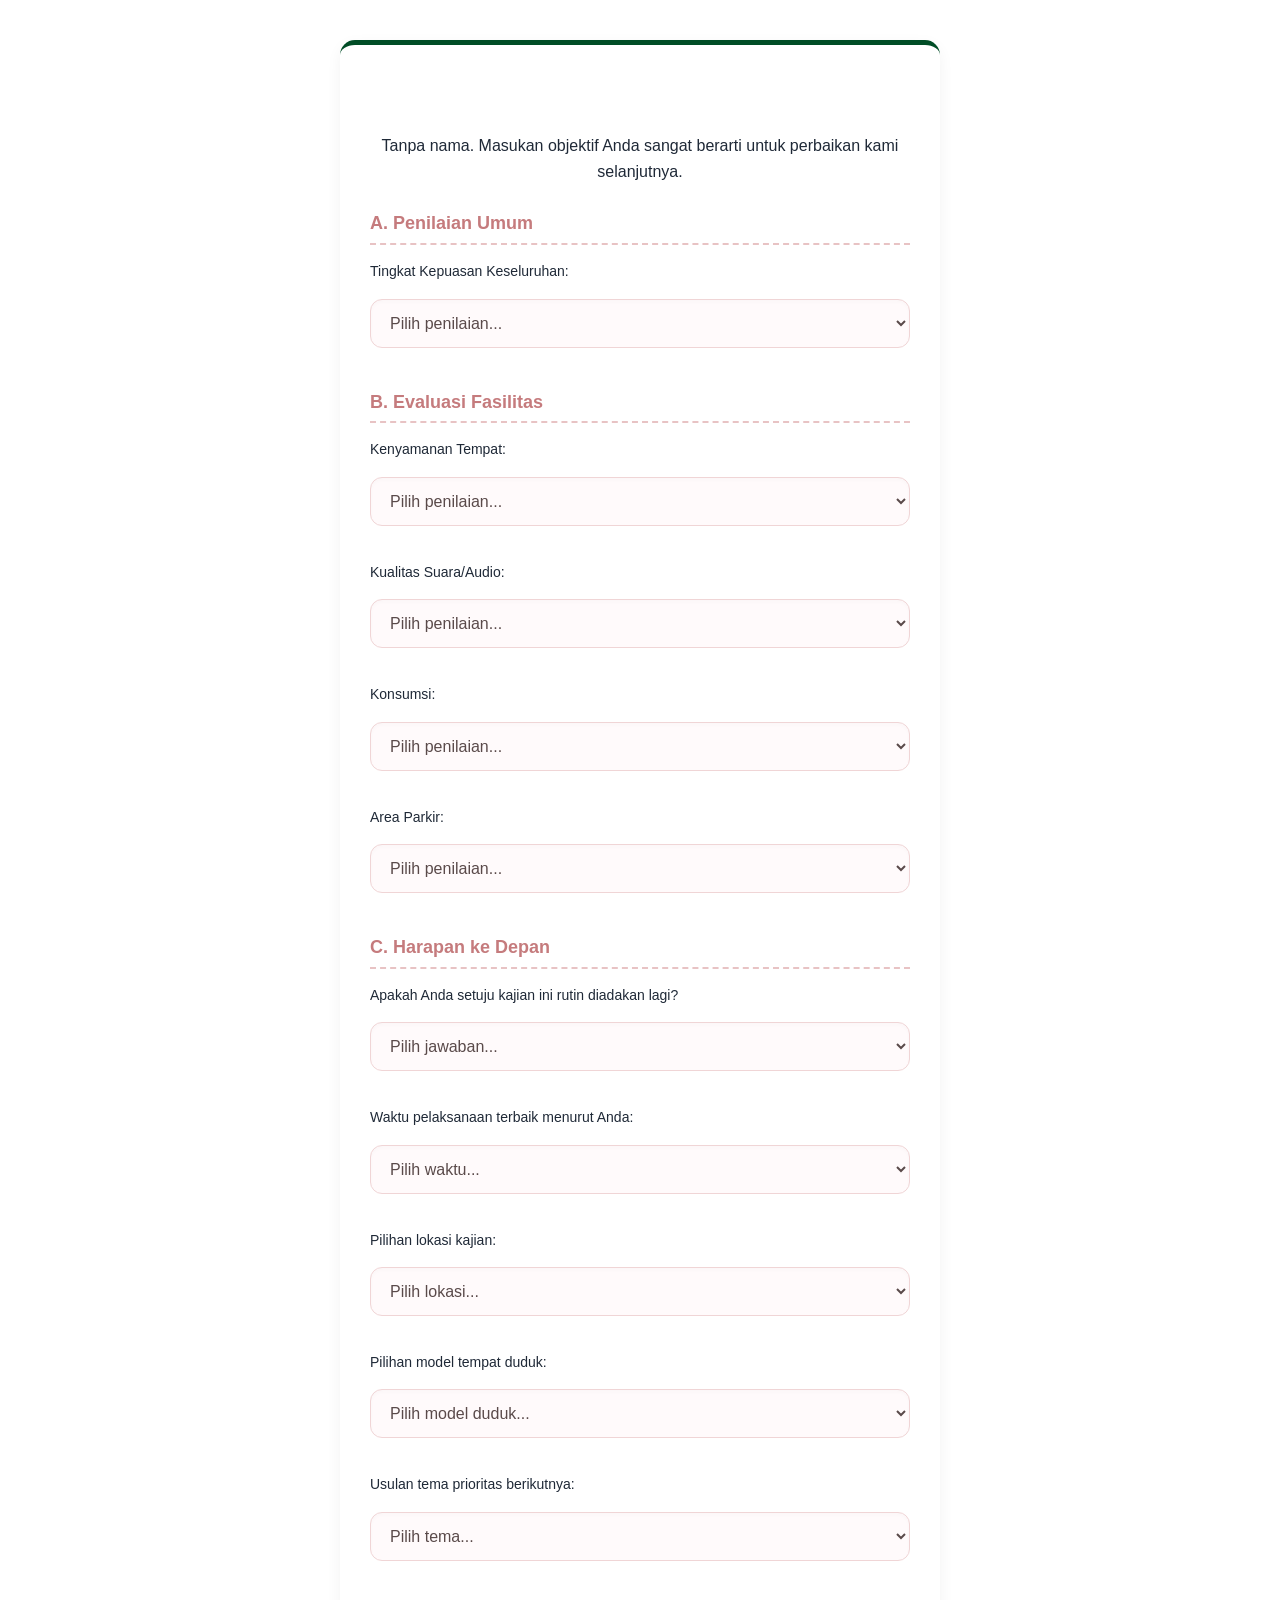
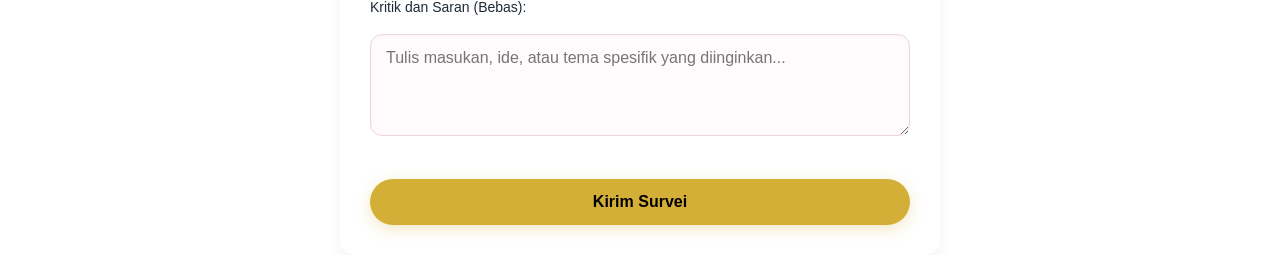
<file: survei.html>
<!DOCTYPE html>
<html lang="en">
<head>
    <meta charset="UTF-8">
    <meta name="viewport" content="width=device-width, initial-scale=1.0">
    <title>Survei Kajian</title>
    <link rel="stylesheet" href="style.css">
    <link rel="stylesheet" href="survei.css">
</head>
<body>
    <!-- ========================================== -->
        <!-- SECTION SURVEI & EVALUASI KAJIAN           -->
        <!-- ========================================== -->
        <div id="survei-kajian" class="form-wrapper" style="margin-top: 40px;">
            <h2 class="title-kajian" style="text-align: center;">Survei Evaluasi Kajian</h2>
            <p style="text-align: center; margin-bottom: 25px;">Tanpa nama. Masukan objektif Anda sangat berarti untuk perbaikan kami selanjutnya.</p>

            <form id="form-survei">
                
                <!-- BAGIAN A: PENILAIAN UMUM -->
                <h3 style="margin-bottom: 15px; border-bottom: 1px solid #ccc; padding-bottom: 5px;">A. Penilaian Umum</h3>
                <div class="form-group">
                    <label for="kepuasan">Tingkat Kepuasan Keseluruhan:</label>
                    <select id="kepuasan" name="kepuasan" required>
                        <option value="" disabled selected>Pilih penilaian...</option>
                        <option value="Sangat Baik">Sangat Baik</option>
                        <option value="Baik">Baik</option>
                        <option value="Cukup">Cukup</option>
                        <option value="Kurang">Kurang</option>
                    </select>
                </div>

                <!-- BAGIAN B: EVALUASI FASILITAS -->
                <h3 style="margin-top: 25px; margin-bottom: 15px; border-bottom: 1px solid #ccc; padding-bottom: 5px;">B. Evaluasi Fasilitas</h3>
                <div class="form-group">
                    <label for="kenyamanan">Kenyamanan Tempat:</label>
                    <select id="kenyamanan" name="kenyamanan" required>
                        <option value="" disabled selected>Pilih penilaian...</option>
                        <option value="Sangat Baik">Sangat Baik</option>
                        <option value="Baik">Baik</option>
                        <option value="Cukup">Cukup</option>
                        <option value="Kurang">Kurang</option>
                    </select>
                </div>
                
                <div class="form-group">
                    <label for="audio">Kualitas Suara/Audio:</label>
                    <select id="audio" name="audio" required>
                        <option value="" disabled selected>Pilih penilaian...</option>
                        <option value="Sangat Baik">Sangat Baik</option>
                        <option value="Baik">Baik</option>
                        <option value="Cukup">Cukup</option>
                        <option value="Kurang">Kurang</option>
                    </select>
                </div>

                <div class="form-group">
                    <label for="konsumsi">Konsumsi:</label>
                    <select id="konsumsi" name="konsumsi" required>
                        <option value="" disabled selected>Pilih penilaian...</option>
                        <option value="Sangat Baik">Sangat Baik</option>
                        <option value="Baik">Baik</option>
                        <option value="Cukup">Cukup</option>
                        <option value="Kurang">Kurang</option>
                    </select>
                </div>

                <div class="form-group">
                    <label for="parkir">Area Parkir:</label>
                    <select id="parkir" name="parkir" required>
                        <option value="" disabled selected>Pilih penilaian...</option>
                        <option value="Sangat Baik">Sangat Baik</option>
                        <option value="Baik">Baik</option>
                        <option value="Cukup">Cukup</option>
                        <option value="Kurang">Kurang</option>
                    </select>
                </div>

                <!-- BAGIAN C: HARAPAN KE DEPAN -->
                <h3 style="margin-top: 25px; margin-bottom: 15px; border-bottom: 1px solid #ccc; padding-bottom: 5px;">C. Harapan ke Depan</h3>
                <div class="form-group">
                    <label for="setujuLanjut">Apakah Anda setuju kajian ini rutin diadakan lagi?</label>
                    <select id="setujuLanjut" name="setujuLanjut" required>
                        <option value="" disabled selected>Pilih jawaban...</option>
                        <option value="Sangat Setuju">Sangat Setuju</option>
                        <option value="Setuju">Setuju</option>
                        <option value="Tidak Setuju">Tidak Setuju</option>
                    </select>
                </div>

                <div class="form-group">
                    <label for="waktu">Waktu pelaksanaan terbaik menurut Anda:</label>
                    <select id="waktu" name="waktu" required>
                        <option value="" disabled selected>Pilih waktu...</option>
                        <option value="Pagi">Pagi</option>
                        <option value="Sore">Sore</option>
                        <option value="Malam (Ba'dha Maghrib)">Malam (Ba'dha Maghrib)</option>
                    </select>
                </div>

                <div class="form-group">
                    <label for="lokasi">Pilihan lokasi kajian:</label>
                    <select id="lokasi" name="lokasi" required>
                        <option value="" disabled selected>Pilih lokasi...</option>
                        <option value="Masjid">Masjid</option>
                        <option value="Gedung Kajian">Gedung Kajian</option>
                    </select>
                </div>

                <div class="form-group">
                    <label for="modelDuduk">Pilihan model tempat duduk:</label>
                    <select id="modelDuduk" name="modelDuduk" required>
                        <option value="" disabled selected>Pilih model duduk...</option>
                        <option value="Pakai Kursi">Pakai Kursi</option>
                        <option value="Lesehan">Lesehan</option>
                    </select>
                </div>

                <div class="form-group">
                    <label for="tema">Usulan tema prioritas berikutnya:</label>
                    <select id="tema" name="tema" required>
                        <option value="" disabled selected>Pilih tema...</option>
                        <option value="Akidah">Akidah</option>
                        <option value="Fiqih">Fiqih</option>
                        <option value="Muamalah">Muamalah</option>
                        <option value="Adab/Akhlak">Adab/Akhlak</option>
                    </select>
                </div>

                <div class="form-group">
                    <label for="kritikSaran">Kritik dan Saran (Bebas):</label>
                    <textarea id="kritikSaran" name="kritikSaran" rows="4" placeholder="Tulis masukan, ide, atau tema spesifik yang diinginkan..."></textarea>
                </div>

                <button type="submit" id="btn-submit-survei" class="btn-primary btn-full">Kirim Survei</button>

                <!-- <button type="submit" id="btn-submit" class="btn-primary btn-full">
                            <span id="btn-text">Bismillah, Daftar Sekarang</span>
                            <span id="btn-loading" style="display: none;"><i class="fas fa-circle-notch fa-spin"></i> Memproses...</span>
                        </button> -->
            </form>
        </div>

        <!-- KOTAK POP-UP NOTIFIKASI SUKSES -->
        <div id="modal-sukses" class="modal-overlay">
            <div class="modal-box">
                <div class="modal-icon">✨</div>
                <h3 style="color: #c57b7d; margin-bottom: 10px;">Jazakumullah Khairan!</h3>
                <p style="color: #5a4a4a; margin-bottom: 20px; font-size: 15px;">Survei Anda berhasil dikirim. Masukan Anda sangat berarti untuk perbaikan kami selanjutnya.</p>
                <button id="btn-tutup-modal" class="btn-tutup-anggun">Tutup</button>
            </div>
        </div>



            <script>
            const SCRIPT_URL_SURVEI = 'https://script.google.com/macros/s/AKfycbyKmVyIcl7GTCzJhV8F-K2WiQTu99DO53vNVOrNxEs2CfUVe5Q-DXIXJ4izsL3oqXBK5g/exec'; 

            const formSurvei = document.getElementById('form-survei');

            if (formSurvei) {
                formSurvei.addEventListener('submit', function(e) {
                    e.preventDefault(); // Mencegah halaman me-reload

                    const btnSubmit = document.getElementById('btn-submit-survei');
                    const teksAsli = btnSubmit.innerHTML;
                    
                    // Ubah tombol menjadi mode loading
                    btnSubmit.innerHTML = 'Mengirim...';
                    btnSubmit.disabled = true;
                    btnSubmit.style.opacity = '0.7';
                    btnSubmit.style.cursor = 'not-allowed';

                    // Ambil semua data dari dalam form
                    const formData = new FormData(formSurvei);
                    formData.append('action', 'submit_survei');

                    // --- TAMBAHAN BARU: Mengubah format data agar diterima Google ---
                    const urlParams = new URLSearchParams();
                    for (const pair of formData.entries()) {
                        urlParams.append(pair[0], pair[1]);
                    }

                    // Proses pengiriman data ke Google Apps Script menggunakan fetch
                    fetch(SCRIPT_URL_SURVEI, { 
                        method: 'POST', 
                        mode: 'no-cors', // Ini kunci agar tidak error CORS
                        headers: {
                            'Content-Type': 'application/x-www-form-urlencoded'
                        },
                        body: urlParams.toString() 
                    })
                    .then(() => {
                        // TAMPILKAN POP-UP CUSTOM (Menggantikan alert bawaan)
                        document.getElementById('modal-sukses').classList.add('show');
                        
                        // Kosongkan form setelah berhasil
                        formSurvei.reset(); 
                    })
                    .catch(error => {
                        console.error('Error!', error.message);
                        alert('Gagal terhubung ke server. Pastikan koneksi internet Anda stabil.');
                    })
                    .finally(() => {
                        // Kembalikan kondisi tombol seperti semula
                        btnSubmit.innerHTML = teksAsli;
                        btnSubmit.disabled = false;
                        btnSubmit.style.opacity = '1';
                        btnSubmit.style.cursor = 'pointer';
                    });
                });
            }
            // Fungsi untuk menutup pop-up notifikasi sukses
                const btnTutupModal = document.getElementById('btn-tutup-modal');
                const modalSukses = document.getElementById('modal-sukses');

                if (btnTutupModal) {
                    btnTutupModal.addEventListener('click', function() {
                        modalSukses.classList.remove('show');
                    });
                }
            </script>
</body>
</html>
</file>
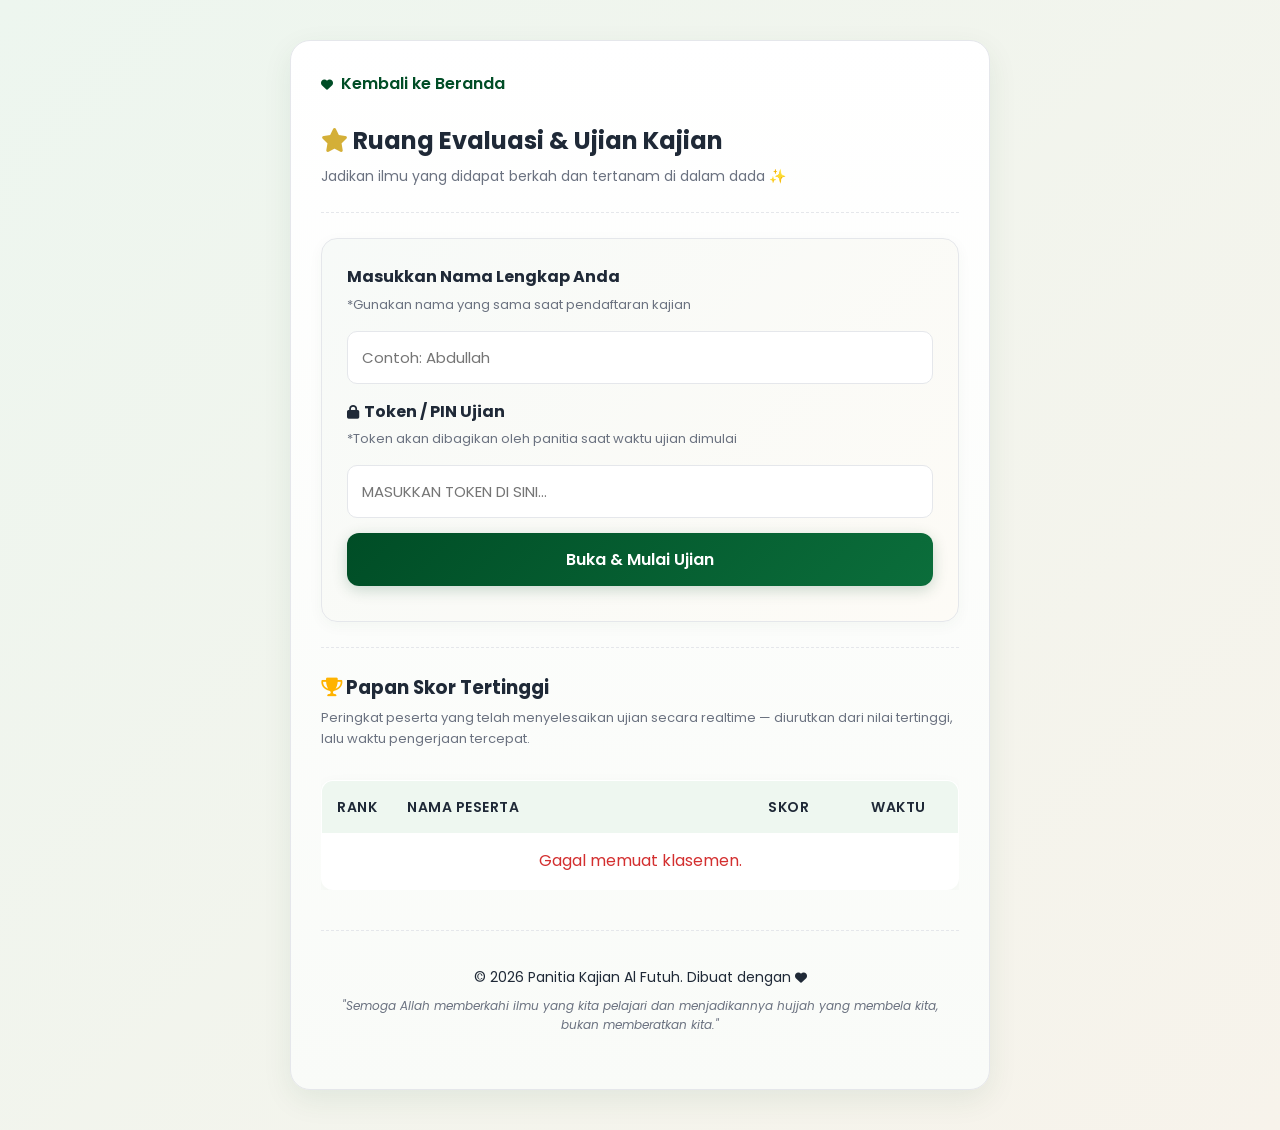
<file: ujian.html>
<!DOCTYPE html>
<html lang="id">
<head>
    <meta charset="UTF-8">
    <meta name="viewport" content="width=device-width, initial-scale=1.0">
    <title>Evaluasi & Ujian Kajian</title>
    
    <!-- Menghubungkan ke CSS Utama dan CSS Khusus Ujian (Baru) -->
    <link rel="stylesheet" href="style.css">
    <link rel="stylesheet" href="ujian.css">
    
    <!-- FontAwesome untuk Icon -->
    <link rel="stylesheet" href="https://cdnjs.cloudflare.com/ajax/libs/font-awesome/6.0.0/css/all.min.css">
</head>
<body>

    <div class="container-ujian">
        
        <!-- Tombol Kembali ke Beranda -->
        <a href="index.html" class="btn-kembali">
            <i class="fas fa-heart" style="font-size: 12px; margin-right: 4px;"></i> Kembali ke Beranda
        </a>

        <!-- Judul Utama -->
        <h2 class="judul-ujian">
            <i class="fas fa-star"></i> Ruang Evaluasi & Ujian Kajian
            <span class="sub-judul">Jadikan ilmu yang didapat berkah dan tertanam di dalam dada ✨</span>
        </h2>
        
        <hr class="garis-pembatas">

        <!-- STEP 1: Validasi Nama Peserta & Token -->
        <div id="ujian-auth-area">
            <div class="auth-box">
                <h4 style="margin: 0 0 5px 0;">Masukkan Nama Lengkap Anda</h4>
                <small class="text-muted" style="display:block; margin-bottom: 15px;">*Gunakan nama yang sama saat pendaftaran kajian</small>
                <input type="text" id="ujian-nama-input" placeholder="Contoh: Abdullah" class="input-elegan" style="margin-bottom: 15px;">
                
                <!-- KOLOM INPUT TOKEN (BARU) -->
                <h4 style="margin: 0 0 5px 0;"><i class="fas fa-lock" style="color: var(--primary-pink); font-size: 14px; margin-right: 5px;"></i>Token / PIN Ujian</h4>
                <small class="text-muted" style="display:block; margin-bottom: 15px;">*Token akan dibagikan oleh panitia saat waktu ujian dimulai</small>
                <input type="text" id="ujian-pin-input" placeholder="Masukkan token di sini..." class="input-elegan" style="text-transform: uppercase;">

                <button id="btn-mulai-ujian" class="btn-elegan">Buka & Mulai Ujian</button>
                <small id="error-ujian-auth" class="text-error"></small>
            </div>
        </div>

        <!-- STEP 2: Lembar Soal -->
        <div id="ujian-soal-area" class="hidden">
            <div class="peserta-aktif">
                Peserta: <span id="nama-aktif-peserta"></span>
                &nbsp;|&nbsp; <i class="fas fa-stopwatch" style="font-size: 12px;"></i> Waktu: <span id="timer-ujian" style="font-weight: bold;">0 dtk</span>
            </div>
            
            <!-- Wadah Soal Dinamis (Di-render lewat JS) -->
            <div id="konten-soal"></div>

            <button id="btn-submit-ujian" class="btn-elegan" style="margin-top: 25px;">Kirim Semua Jawaban</button>
            <small id="error-submit-ujian" class="text-error"></small>
        </div>

        <!-- STEP 3: Hasil Skor Akhir -->
        <div id="ujian-hasil-area" class="hidden hasil-ujian-box">
            <i class="fas fa-crown" style="font-size: 54px; color: var(--gold-accent); margin-bottom: 12px; filter: drop-shadow(0 4px 6px rgba(0,0,0,0.05));"></i>
            <h3 class="judul-ujian" style="margin-bottom: 5px;">Barakallahu Fiik!</h3>
            <p class="text-muted" style="margin: 0; font-size: 14px;">Nilai evaluasi Anda berhasil dicatat:</p>
            
            <h1 id="skor-akhir-peserta" class="skor-angka">0</h1>
            
            <p id="detail-skor-peserta" class="badge-skor"></p>
        </div>

        <hr class="garis-pembatas">

        <!-- KLASEMEN / LEADERBOARD -->
        <div id="area-klasemen">
            <h3 class="judul-ujian"><i class="fas fa-trophy" style="color: #ffb300;"></i> Papan Skor Tertinggi</h3>
            <p class="text-muted" style="margin-bottom: 15px;">Peringkat peserta yang telah menyelesaikan ujian secara realtime — diurutkan dari nilai tertinggi, lalu waktu pengerjaan tercepat.</p>
            
            <div style="overflow-x: auto;">
                <table class="tabel-elegan">
                    <thead>
                        <tr>
                            <th style="width: 70px; text-align: center;">Rank</th>
                            <th style="text-align: left;">Nama Peserta</th>
                            <th style="width: 100px; text-align: center;">Skor</th>
                            <th style="width: 120px; text-align: center;">Waktu</th>
                        </tr>
                    </thead>
                    <tbody id="body-klasemen">
                        <tr>
                            <td colspan="4" style="text-align: center;" class="text-muted">Memuat data peringkat...</td>
                        </tr>
                    </tbody>
                </table>
            </div>
        </div>

        <!-- ==========================================
             TAMBAHKAN KODE FOOTER DI SINI
             ========================================== -->
        <footer class="footer-ujian">
            <p>&copy; 2026 Panitia Kajian Al Futuh. Dibuat dengan <i class="fas fa-heart" style="color: var(--primary-pink); font-size: 12px;"></i></p>
            <p class="doa-footer">"Semoga Allah memberkahi ilmu yang kita pelajari dan menjadikannya hujjah yang membela kita, bukan memberatkan kita."</p>
        </footer>

    </div>

    <!-- Menghubungkan ke JavaScript khusus ujian -->
    <script src="ujian.js"></script>
</body>
</html>
</file>
<file: style.css>
/* =========================================================================
   1. VARIABLE WARNA & SETTING DASAR (Poster Theme: Emerald & Gold)
   ========================================================================= */
:root {
    /* Skema Warna Utama Poster */
    --primary: #004d26;           /* Hijau Masjid Al Futuh */
    --primary-dark: #003319;      /* Hijau Tua / Pekat */
    --primary-light: #0b6e3b;     /* Hijau Sedang */
    --secondary: #d4af37;         /* Akses Emas / Gold */
    --secondary-hover: #b89628;   /* Emas Gelap untuk Hover */
    --gold-light: #fff5d6;        /* Emas Soft untuk Highlight */
    
    /* Warna Background & Kartu */
    --bg-main: #ffffff;
    --bg-cream: #f9f6f0;          /* Background Krem Soft */
    --card-bg: #ffffff;
    --border-color: #e5e7eb;
    
    /* Warna Teks */
    --text-main: #1f2937;
    --text-muted: #6b7280;
    --text-light: #ffffff;
    
    /* Efek & Bayangan */
    --shadow: 0 10px 30px rgba(0, 77, 38, 0.08);
    --shadow-hover: 0 15px 35px rgba(0, 77, 38, 0.15);
    --transition: all 0.3s cubic-bezier(0.4, 0, 0.2, 1);
    --radius: 12px;
}

/* OVERRIDE MODE GELAP (DARK MODE) */
body.dark-mode {
    --primary: #0b6e3b;
    --primary-dark: #053b1e;
    --bg-main: #0a140e;
    --bg-cream: #112017;
    --card-bg: #14261c;
    --border-color: #1e3a2b;
    --text-main: #e2e8f0;
    --text-muted: #94a3b8;
    --shadow: 0 10px 30px rgba(0, 0, 0, 0.4);
}

/* Reset CSS */
* {
    margin: 0;
    padding: 0;
    box-sizing: border-box;
    font-family: 'Poppins', sans-serif;
    scroll-behavior: smooth;
}

body {
    background-color: var(--bg-main);
    color: var(--text-main);
    line-height: 1.6;
    transition: background-color 0.3s, color 0.3s;
    overflow-x: hidden;
}

.container {
    width: 90%;
    max-width: 1000px;
    margin: 0 auto;
}

.section-padding {
    padding: 70px 0;
}

.bg-cream {
    background-color: var(--bg-cream);
}

/* =========================================================================
   2. PRELOADER & FLOATING BUTTONS
   ========================================================================= */
#loading-screen {
    position: fixed;
    top: 0;
    left: 0;
    width: 100%;
    height: 100%;
    background-color: var(--primary-dark);
    display: flex;
    justify-content: center;
    align-items: center;
    z-index: 9999;
    transition: opacity 0.5s ease;
}

.spinner {
    width: 50px;
    height: 50px;
    border: 4px solid rgba(212, 175, 55, 0.2);
    border-top: 4px solid var(--secondary);
    border-radius: 50%;
    animation: spin 1s linear infinite;
}

@keyframes spin {
    0% { transform: rotate(0deg); }
    100% { transform: rotate(360deg); }
}

/* Floating Theme Toggle & Back To Top */
#theme-toggle, #back-to-top {
    position: fixed;
    width: 45px;
    height: 45px;
    border-radius: 50%;
    background-color: var(--card-bg);
    color: var(--secondary);
    border: 2px solid var(--secondary);
    cursor: pointer;
    box-shadow: var(--shadow);
    display: flex;
    align-items: center;
    justify-content: center;
    font-size: 18px;
    z-index: 99;
    transition: var(--transition);
}

#theme-toggle { top: 20px; right: 20px; }
#back-to-top { bottom: 85px; right: 20px; opacity: 0; visibility: hidden; }

#back-to-top.show { opacity: 1; visibility: visible; }
#theme-toggle:hover, #back-to-top:hover {
    background-color: var(--secondary);
    color: #000;
    transform: translateY(-3px);
}

/* Sticky WhatsApp Button */
.whatsapp-sticky {
    position: fixed;
    bottom: 20px;
    right: 20px;
    width: 55px;
    height: 55px;
    background-color: #25d366;
    color: white;
    border-radius: 50%;
    display: flex;
    align-items: center;
    justify-content: center;
    font-size: 28px;
    box-shadow: 0 5px 20px rgba(37, 211, 102, 0.4);
    z-index: 99;
    text-decoration: none;
    transition: var(--transition);
}

.whatsapp-sticky:hover {
    transform: scale(1.1);
}

/* =========================================================================
   3. HERO SECTION (Tampilan Atas Poster)
   ========================================================================= */
#hero {
    background: linear-gradient(135deg, var(--primary-dark) 0%, var(--primary) 100%);
    color: var(--text-light);
    padding: 80px 0 60px;
    text-align: center;
    position: relative;
    border-bottom: 5px solid var(--secondary);
}

.logo-wrapper {
    margin-bottom: 15px;
    display: flex;
    justify-content: center;
    gap: 15px;
}

.logo-kajian {
    width: 85px;
    height: 85px;
    object-fit: contain;
    border-radius: 50%;
    background-color: #ffffff;
    padding: 7px;
    box-shadow: 0 4px 15px rgba(0, 0, 0, 0.2);
}

.subtitle-kajian {
    font-size: 16px;
    font-weight: 500;
    color: var(--secondary);
    text-transform: uppercase;
    letter-spacing: 2px;
    margin-bottom: 10px;
}

.title-kajian {
    font-size: 36px;
    font-weight: 700;
    line-height: 1.2;
    margin-bottom: 15px;
    color: #ffffff;
}

.desc-kajian {
    font-size: 16px;
    color: rgba(255, 255, 255, 0.85);
    font-style: italic;
    margin-bottom: 30px;
}

/* Tombol Aksi Hero */
.grup-tombol {
    display: flex;
    justify-content: center;
    gap: 15px;
    flex-wrap: wrap;
    margin-bottom: 40px;
}

.btn-primary {
    display: inline-flex;
    align-items: center;
    gap: 10px;
    padding: 12px 28px;
    background-color: var(--secondary);
    color: #000;
    font-weight: 600;
    border-radius: 30px;
    text-decoration: none;
    border: none;
    cursor: pointer;
    box-shadow: 0 4px 15px rgba(212, 175, 55, 0.3);
    transition: var(--transition);
}

.btn-primary:hover {
    background-color: var(--secondary-hover);
    transform: translateY(-2px);
}

/* Countdown Timer */
.countdown-container {
    background: rgba(255, 255, 255, 0.08);
    backdrop-filter: blur(10px);
    border: 1px solid rgba(212, 175, 55, 0.3);
    padding: 20px;
    border-radius: var(--radius);
    max-width: 500px;
    margin: 0 auto;
}

.countdown-container p {
    font-size: 13px;
    color: var(--secondary);
    margin-bottom: 10px;
    text-transform: uppercase;
    letter-spacing: 1px;
}

.countdown {
    display: flex;
    justify-content: center;
    gap: 15px;
}

.cd-box {
    background: var(--primary-dark);
    border: 1px solid var(--secondary);
    padding: 10px 15px;
    border-radius: 8px;
    min-width: 65px;
}

.cd-box span {
    font-size: 22px;
    font-weight: 700;
    color: #ffffff;
    display: block;
}

.cd-box small {
    font-size: 10px;
    color: var(--secondary);
}

/* =========================================================================
   4. DETAIL KAJIAN & SECTION HEADER
   ========================================================================= */
.section-title {
    text-align: center;
    margin-bottom: 40px;
}

.section-title h2 {
    font-size: 26px;
    color: var(--primary);
    font-weight: 700;
}

body.dark-mode .section-title h2 {
    color: var(--secondary);
}

.section-title p {
    color: var(--text-muted);
    font-size: 14px;
    margin-top: 5px;
}

.divider {
    width: 60px;
    height: 4px;
    background-color: var(--secondary);
    margin: 12px auto 0;
    border-radius: 2px;
}

.detail-card {
    background-color: var(--card-bg);
    border-radius: var(--radius);
    padding: 30px;
    box-shadow: var(--shadow);
    border-left: 5px solid var(--secondary);
}

.detail-card ul {
    list-style: none;
    display: grid;
    grid-template-columns: repeat(auto-fit, minmax(280px, 1fr));
    gap: 20px;
}

.detail-card li {
    font-size: 15px;
    display: flex;
    align-items: center;
    gap: 12px;
}

.detail-card li i {
    color: var(--secondary);
    font-size: 18px;
    width: 25px;
    text-align: center;
}

/* =========================================================================
   5. TATA TERTIB / ADAB MAJELIS
   ========================================================================= */
.tentang-content {
    display: grid;
    grid-template-columns: repeat(auto-fit, minmax(220px, 1fr));
    gap: 20px;
}

.tentang-item {
    background-color: var(--card-bg);
    padding: 25px;
    border-radius: var(--radius);
    box-shadow: var(--shadow);
    text-align: center;
    border: 1px solid var(--border-color);
    transition: var(--transition);
}

.tentang-item:hover {
    transform: translateY(-5px);
    border-color: var(--secondary);
}

.icon-gold {
    font-size: 32px;
    color: var(--secondary);
    margin-bottom: 15px;
}

.tentang-item h3 {
    font-size: 16px;
    margin-bottom: 8px;
    color: var(--primary);
}

body.dark-mode .tentang-item h3 {
    color: var(--secondary);
}

.tentang-item p {
    font-size: 13px;
    color: var(--text-muted);
}

/* =========================================================================
   6. FORMULIR PENDAFTARAN
   ========================================================================= */
.form-wrapper {
    background-color: var(--card-bg);
    padding: 40px;
    border-radius: var(--radius);
    box-shadow: var(--shadow);
    border-top: 5px solid var(--primary);
}

.badge {
    display: inline-block;
    background-color: var(--gold-light);
    color: #8a6d0b;
    font-size: 12px;
    font-weight: 600;
    padding: 5px 12px;
    border-radius: 20px;
    margin-top: 10px;
    border: 1px solid var(--secondary);
}

.form-group {
    margin-bottom: 20px;
}

.form-group label {
    display: block;
    font-size: 14px;
    font-weight: 500;
    margin-bottom: 8px;
}

.form-group input,
.form-group select,
.form-group textarea {
    width: 100%;
    padding: 12px 15px;
    border: 1px solid var(--border-color);
    border-radius: 8px;
    background-color: var(--bg-main);
    color: var(--text-main);
    font-size: 14px;
    outline: none;
    transition: var(--transition);
}

.form-group input:focus,
.form-group select:focus,
.form-group textarea:focus {
    border-color: var(--secondary);
    box-shadow: 0 0 0 3px rgba(212, 175, 55, 0.2);
}

/* =========================================================================
   PERBAIKAN RADIO (JENIS KELAMIN) & CHECKBOX (TATA TERTIB)
   ========================================================================= */

/* Ukuran & warna standar input radio/checkbox */
.radio-group input[type="radio"],
.checkbox-group input[type="checkbox"] {
    width: 18px;
    height: 18px;
    flex-shrink: 0; /* Mencegah ikon menciut saat teks terlipat ke bawah */
    accent-color: var(--primary); /* Warna centang hijau sesuai tema */
    cursor: pointer;
    margin-top: 2px;
}

/* Styling Pilihan Jenis Kelamin */
.radio-group {
    display: flex;
    gap: 12px;
    margin-top: 6px;
}

.radio-group label {
    flex: 1;
    font-size: 14px;
    font-weight: 400;
    cursor: pointer;
    display: flex;
    align-items: center;
    gap: 10px;
    padding: 10px 14px;
    background-color: var(--bg-main);
    border: 1px solid var(--border-color);
    border-radius: 8px;
    transition: var(--transition);
}

.radio-group label:hover {
    border-color: var(--secondary);
}

/* Styling Checkbox Persetujuan Tata Tertib */
.checkbox-group label {
    font-size: 13px;
    line-height: 1.5;
    font-weight: 400;
    cursor: pointer;
    display: flex;
    align-items: flex-start; /* Kotak centang tetap sejajar di baris pertama */
    gap: 10px;
    padding: 12px 14px;
    background-color: var(--bg-main);
    border: 1px solid var(--border-color);
    border-radius: 8px;
    transition: var(--transition);
}

.checkbox-group label:hover {
    border-color: var(--secondary);
}

/* Penyesuaian Responsif Mobile (HP) */
@media (max-width: 768px) {
    .radio-group {
        flex-direction: column; /* Pilihan Ikhwan & Akhwat menumpuk rapi ke bawah */
        gap: 10px;
    }
    
    .radio-group label,
    .checkbox-group label {
        padding: 12px 15px; /* Menambah area sentuh jari di layar HP */
    }
}

.error-msg {
    color: #dc2626;
    font-size: 12px;
    display: none;
    margin-top: 5px;
}

.btn-full {
    width: 100%;
    justify-content: center;
    padding: 14px;
    font-size: 16px;
}

/* =========================================================================
   7. ACCORDION FAQ
   ========================================================================= */
.accordion {
    max-width: 800px;
    margin: 0 auto;
}

.accordion-item {
    background-color: var(--card-bg);
    border-radius: 8px;
    margin-bottom: 15px;
    box-shadow: var(--shadow);
    border: 1px solid var(--border-color);
    overflow: hidden;
}

.accordion-header {
    width: 100%;
    padding: 18px 20px;
    text-align: left;
    background: none;
    border: none;
    outline: none;
    font-size: 15px;
    font-weight: 600;
    color: var(--text-main);
    cursor: pointer;
    display: flex;
    justify-content: space-between;
    align-items: center;
    transition: var(--transition);
}

.accordion-header i {
    color: var(--secondary);
    transition: transform 0.3s ease;
}

.accordion-header.active i {
    transform: rotate(180deg);
}

.accordion-content {
    max-height: 0;
    overflow: hidden;
    transition: max-height 0.3s ease-out;
    padding: 0 20px;
    background-color: var(--bg-main);
}

.accordion-content p {
    padding: 15px 0;
    font-size: 14px;
    color: var(--text-muted);
}

/* =========================================================================
   8. FOOTER
   ========================================================================= */
.footer {
    background-color: var(--primary-dark);
    color: var(--text-light);
    padding: 40px 0 20px;
    border-top: 4px solid var(--secondary);
}

.footer h3 {
    color: var(--secondary);
    font-size: 22px;
    margin-bottom: 5px;
}

.social-links {
    margin: 20px 0;
    display: flex;
    justify-content: center;
    gap: 15px;
}

.social-links a {
    color: #ffffff;
    width: 40px;
    height: 40px;
    border-radius: 50%;
    background: rgba(255, 255, 255, 0.1);
    display: flex;
    align-items: center;
    justify-content: center;
    text-decoration: none;
    transition: var(--transition);
}

.social-links a:hover {
    background-color: var(--secondary);
    color: #000;
}

.footer hr {
    border: none;
    border-top: 1px solid rgba(255, 255, 255, 0.1);
    margin: 20px 0;
}

.copyright {
    font-size: 13px;
    color: rgba(255, 255, 255, 0.6);
}

/* =========================================================================
   9. TOAST & MODAL KEUANGAN
   ========================================================================= */
.toast {
    position: fixed;
    bottom: 30px;
    left: 30px;
    background-color: #064e3b;
    color: #ffffff;
    padding: 15px 20px;
    border-radius: 8px;
    border-left: 5px solid var(--secondary);
    box-shadow: 0 10px 25px rgba(0, 0, 0, 0.2);
    display: flex;
    align-items: center;
    gap: 15px;
    z-index: 1000;
    transition: var(--transition);
}

.toast.hidden {
    opacity: 0;
    visibility: hidden;
    transform: translateY(20px);
}

.toast-icon { font-size: 24px; color: var(--secondary); }
.toast-body h4 { font-size: 14px; margin-bottom: 2px; }
.toast-body p { font-size: 12px; opacity: 0.9; }
#close-toast { background: none; border: none; color: #fff; cursor: pointer; }

/* Modal Laporan Keuangan Internal */
.modal-overlay {
    position: fixed;
    top: 0;
    left: 0;
    width: 100%;
    height: 100%;
    background: rgba(0, 0, 0, 0.7);
    backdrop-filter: blur(5px);
    display: flex;
    justify-content: center;
    align-items: center;
    z-index: 10000;
    padding: 20px;
}

.modal-overlay.hidden { display: none; }

.modal-content {
    background-color: var(--card-bg);
    width: 100%;
    max-width: 600px;
    border-radius: var(--radius);
    padding: 30px;
    position: relative;
    max-height: 90vh;
    overflow-y: auto;
    border-top: 5px solid var(--secondary);
}

.close-modal {
    position: absolute;
    top: 15px;
    right: 15px;
    background: none;
    border: none;
    font-size: 20px;
    color: var(--text-muted);
    cursor: pointer;
}

.pin-input {
    letter-spacing: 5px;
    font-size: 20px;
    text-align: center;
}

.kas-cards {
    display: grid;
    grid-template-columns: repeat(3, 1fr);
    gap: 10px;
    margin: 20px 0;
}

.kas-card {
    background: var(--bg-cream);
    padding: 12px;
    border-radius: 8px;
    text-align: center;
}

.card-saldo {
    background: var(--primary);
    color: #fff;
}

.table-responsive {
    overflow-x: auto;
    margin-top: 15px;
}

.table-laporan {
    width: 100%;
    border-collapse: collapse;
    font-size: 13px;
}

.table-laporan th, .table-laporan td {
    padding: 10px;
    border-bottom: 1px solid var(--border-color);
    text-align: left;
}

.table-laporan th {
    background-color: var(--bg-cream);
    color: var(--primary);
}

/* =========================================================================
   10. MEDIA QUERIES (RESPONSIF HP & TABLET)
   ========================================================================= */
@media (max-width: 768px) {
    .title-kajian { font-size: 26px; }
    .title-kajian span { font-size: 18px !important; }
    .form-wrapper { padding: 25px 20px; }
    .radio-group { flex-direction: column; gap: 8px; }
    .kas-cards { grid-template-columns: 1fr; }
    .toast { left: 15px; right: 15px; bottom: 15px; }
}
</file>
<file: survei.css>
/* ========================================== */
/* 14. STYLE UNTUK FORM SURVEI (FEMININE)     */
/* ========================================== */

/* Mengatur desain kotak pilihan dan kotak teks */
.form-group select,
.form-group textarea {
    width: 100%;
    padding: 14px 15px; /* Sedikit dilebarkan agar lebih lega */
    margin-top: 8px;
    margin-bottom: 15px;
    border: 1px solid #f0d5d6; /* Warna dasar pinggiran pink sangat pudar */
    border-radius: 12px; /* Dibuat lebih membulat agar terkesan lembut */
    font-family: inherit;
    font-size: 16px; 
    background-color: #fffafb; /* Latar belakang kotak putih dengan hint pink (snow) */
    color: #5a4a4a; /* Warna teks abu-abu kecoklatan (warm) */
    box-sizing: border-box;
    transition: all 0.4s ease;
    box-shadow: inset 0 2px 4px rgba(0,0,0,0.02);
}

.form-group textarea {
    resize: vertical;
    min-height: 100px;
}

/* Efek Anggun saat kotak isian diklik (fokus) */
.form-group select:focus,
.form-group textarea:focus {
    outline: none;
    border-color: #e5989b; /* Warna aksen Blush Pink / Rose */
    box-shadow: 0 0 10px rgba(229, 152, 155, 0.3); /* Cahaya bayangan pink lembut */
    background-color: #ffffff;
}

/* Gaya khusus untuk pemisah Bagian A, B, C */
#survei-kajian h3 {
    color: #c57b7d; /* Warna judul bagian pink kecoklatan */
    border-bottom: 2px dashed #e8c3c4 !important; /* Garis bawah putus-putus manis */
    padding-bottom: 10px;
    font-size: 18px;
}

/* ========================================== */
/* PENYESUAIAN UNTUK DARK MODE                */
/* ========================================== */

body.dark-mode .form-group select,
body.dark-mode .form-group textarea {
    background-color: #2c2425; /* Warna gelap dengan hint merah maroon hangat */
    border-color: #544344;
    color: #f1e6e6;
}

body.dark-mode .form-group select:focus,
body.dark-mode .form-group textarea:focus {
    border-color: #e5989b;
    box-shadow: 0 0 10px rgba(229, 152, 155, 0.2);
}

body.dark-mode #survei-kajian h3 {
    color: #e5989b;
    border-bottom-color: #544344 !important;
}

/* ========================================== */
/* RESPONSIVE DESIGN (KHUSUS HP)              */
/* ========================================== */

/* Pengaturan batas maksimal lebar form agar di laptop tidak terlalu memanjang */
#survei-kajian {
    max-width: 600px; /* Lebar ideal untuk form survei */
    margin-left: auto !important;
    margin-right: auto !important;
    box-sizing: border-box;
    background-color: var(--bg-main, #ffffff);
    padding: 30px;
    border-radius: 15px;
    box-shadow: 0 5px 15px rgba(0,0,0,0.05);
}

/* Penyesuaian khusus saat layar di bawah 768px (Ukuran HP) */
@media (max-width: 768px) {
    #survei-kajian {
        width: 95%; /* Menyisakan sedikit jarak di kiri-kanan layar HP */
        padding: 20px 15px; /* Mengurangi jarak dalam agar layar tidak terasa sempit */
        margin-top: 20px !important;
    }

    #survei-kajian h2.title-kajian {
        font-size: 24px !important; /* Mengecilkan sedikit judul di HP */
    }

    #survei-kajian h3 {
        font-size: 16px;
    }

    .form-group select,
    .form-group textarea {
        padding: 12px; /* Sedikit dirampingkan untuk layar sentuh kecil */
        /* Ukuran font TETAP 16px di sini agar browser iPhone (Safari) tidak melakukan auto-zoom saat diketik */
    }
}

/* Penyesuaian shadow untuk Dark Mode */
body.dark-mode #survei-kajian {
    box-shadow: 0 5px 15px rgba(0,0,0,0.3);
}

/* ========================================== */
/* 15. STYLE UNTUK POP-UP NOTIFIKASI SUKSES   */
/* ========================================== */

.modal-overlay {
    position: fixed;
    top: 0;
    left: 0;
    right: 0;
    bottom: 0;
    background: rgba(0, 0, 0, 0.4);
    backdrop-filter: blur(3px); /* Memberikan efek blur pada latar belakang */
    display: flex;
    justify-content: center;
    align-items: center;
    opacity: 0;
    visibility: hidden;
    transition: all 0.3s ease;
    z-index: 9999;
}

/* Class ini akan dipanggil oleh JavaScript untuk memunculkan modal */
.modal-overlay.show {
    opacity: 1;
    visibility: visible;
}

.modal-box {
    background: #fffafb;
    padding: 30px 25px;
    border-radius: 20px;
    text-align: center;
    max-width: 90%;
    width: 320px;
    transform: translateY(20px) scale(0.95);
    transition: all 0.3s ease;
    box-shadow: 0 10px 30px rgba(229, 152, 155, 0.2);
    border: 1px solid #f0d5d6;
}

.modal-overlay.show .modal-box {
    transform: translateY(0) scale(1);
}

.modal-icon {
    font-size: 45px;
    margin-bottom: 10px;
    animation: float 2s ease-in-out infinite;
}

.btn-tutup-anggun {
    background-color: #e5989b;
    color: white;
    border: none;
    padding: 10px 30px;
    border-radius: 25px; /* Tombol membulat (pill) */
    font-size: 16px;
    cursor: pointer;
    transition: all 0.3s ease;
}

.btn-tutup-anggun:hover {
    background-color: #c57b7d;
    box-shadow: 0 4px 10px rgba(229, 152, 155, 0.4);
}

/* Animasi melayang untuk icon */
@keyframes float {
    0% { transform: translateY(0px); }
    50% { transform: translateY(-8px); }
    100% { transform: translateY(0px); }
}

/* Penyesuaian Dark Mode untuk Pop-up */
body.dark-mode .modal-box {
    background: #2c2425;
    border-color: #544344;
    box-shadow: 0 10px 30px rgba(0, 0, 0, 0.5);
}
body.dark-mode .modal-box p {
    color: #f1e6e6 !important;
}
</file>
<file: ujian.css>
/* =========================================================================
   TEMA ELEGAN MUSLIMAH KHUSUS HALAMAN UJIAN
   ========================================================================= */
@import url('https://fonts.googleapis.com/css2?family=Montserrat:wght@400;600;700;800&family=Poppins:wght@300;400;500;600;700&display=swap');

:root {
    --primary: #004d26;
    --primary-dark: #003319;
    --primary-light: #0b6e3b;
    --secondary: #d4af37;
    --secondary-hover: #b89628;
    --gold-light: #fff5d6;
    --bg-main: #ffffff;
    --bg-cream: #f9f6f0;
    --card-bg: #ffffff;
    --border-color: #e5e7eb;
    --text-main: #1f2937;
    --text-muted: #6b7280;
    --text-light: #ffffff;
    --shadow: 0 10px 30px rgba(0, 77, 38, 0.08);
    --white: #ffffff;
}

body {
    background: linear-gradient(135deg, #edf6ef 0%, #f7f3eb 100%);
    color: var(--text-main);
    font-family: 'Poppins', sans-serif;
    padding: 20px 10px;
    margin: 0;
}

/* =========================================================================
   KOMPONEN UTAMA
   ========================================================================= */
.container-ujian {
    max-width: 700px;
    margin: 20px auto;
    padding: 30px;
    background: linear-gradient(to bottom, var(--white), #f9fbf8);
    border-radius: 20px;
    border: 1px solid var(--border-color);
    box-shadow: var(--shadow);
}

.btn-kembali {
    text-decoration: none;
    color: var(--primary);
    font-weight: 600;
    display: inline-block;
    margin-bottom: 25px;
    transition: all 0.3s ease;
}

.btn-kembali:hover {
    color: var(--primary-light);
    transform: translateX(-5px);
}

/* Typography Khusus */
.judul-ujian {
    color: var(--text-main);
    font-weight: 700;
    margin-bottom: 5px;
}

.judul-ujian i {
    color: var(--secondary);
}

.sub-judul {
    font-size: 14px;
    font-weight: 400;
    display: block;
    margin-top: 5px;
    color: var(--text-muted);
}

.garis-pembatas {
    margin: 25px 0;
    border: 0;
    border-top: 1px dashed var(--border-color);
}

/* =========================================================================
   FORM & TOMBOL ELEGAN
   ========================================================================= */
.auth-box {
    padding: 25px;
    border: 1px solid var(--border-color);
    border-radius: 16px;
    background: linear-gradient(135deg, #f7faf8 0%, #fdfbf6 100%);
    box-shadow: 0 4px 15px rgba(0, 77, 38, 0.04);
}

.input-elegan {
    width: 100%;
    padding: 14px;
    border-radius: 10px;
    border: 1px solid var(--border-color);
    font-family: 'Poppins', sans-serif;
    font-size: 15px;
    box-sizing: border-box;
    transition: all 0.3s ease;
}

.input-elegan:focus {
    outline: none;
    border-color: var(--primary);
    box-shadow: 0 0 0 3px rgba(0, 77, 38, 0.12);
}

.btn-elegan {
    width: 100%;
    background: linear-gradient(135deg, var(--primary) 0%, var(--primary-light) 100%);
    color: var(--white);
    border: none;
    padding: 14px;
    border-radius: 12px;
    font-weight: 600;
    font-size: 16px;
    cursor: pointer;
    margin-top: 15px;
    box-shadow: 0 4px 15px rgba(0, 77, 38, 0.2);
    transition: all 0.3s ease;
}

.btn-elegan:hover {
    transform: translateY(-2px);
    box-shadow: 0 6px 20px rgba(0, 77, 38, 0.25);
    opacity: 0.98;
}

.btn-elegan:disabled {
    background: var(--border-color);
    cursor: not-allowed;
    transform: none;
    box-shadow: none;
}

/* =========================================================================
   AREA UJIAN & HASIL
   ========================================================================= */
.peserta-aktif {
    background: var(--gold-light);
    padding: 12px 18px;
    border-radius: 10px;
    margin-bottom: 25px;
    font-weight: 600;
    border: 1px solid rgba(212, 175, 55, 0.35);
    color: var(--text-main);
}

.peserta-aktif span {
    color: var(--primary);
}

.hasil-ujian-box {
    text-align: center;
    padding: 40px 20px;
    background: linear-gradient(135deg, #f7faf8 0%, #fffaf0 100%);
    border: 2px dashed var(--secondary);
    border-radius: 20px;
    margin-top: 25px;
    box-shadow: 0 8px 30px rgba(212, 175, 55, 0.12);
}

.skor-angka {
    font-size: 72px;
    margin: 15px 0;
    color: var(--primary);
    font-weight: 800;
    font-family: 'Montserrat', sans-serif;
    text-shadow: 2px 2px 4px rgba(0, 77, 38, 0.08);
}

.badge-skor {
    font-weight: 600;
    color: var(--text-main);
    font-size: 14px;
    background: var(--white);
    display: inline-block;
    padding: 8px 20px;
    border-radius: 25px;
    border: 1px solid var(--border-color);
    box-shadow: 0 2px 10px rgba(0,0,0,0.02);
}

/* =========================================================================
   KLASEMEN LEADERBOARD
   ========================================================================= */
.tabel-elegan {
    width: 100%;
    border-collapse: collapse;
    margin-top: 15px;
    background: var(--white);
    border-radius: 12px;
    overflow: hidden;
    box-shadow: 0 4px 15px rgba(0, 77, 38, 0.04);
    border: 1px solid var(--border-color);
}

.tabel-elegan th {
    background-color: #eef7f0;
    color: var(--text-main);
    padding: 15px;
    font-weight: 600;
    font-size: 14px;
    text-transform: uppercase;
    letter-spacing: 0.5px;
}

.tabel-elegan td {
    padding: 15px;
    border-bottom: 1px solid var(--border-color);
    color: var(--text-main);
}

.tabel-elegan tr:last-child td {
    border-bottom: none;
}

.tabel-elegan tr:hover {
    background-color: #f5faf6;
}

/* Utilitas */
.hidden { display: none !important; }
.text-error { color: #d32f2f; display: block; margin-top: 10px; font-weight: 600; text-align: center; font-size: 13px; }
.text-muted { color: var(--text-muted); font-size: 13px; }

/* =========================================================================
   FOOTER ELEGAN
   ========================================================================= */
.footer-ujian {
    text-align: center;
    padding: 30px 20px 20px 20px;
    margin-top: 40px;
    border-top: 1px dashed var(--border-color);
    color: var(--text-main);
    font-size: 14px;
}

.footer-ujian p {
    margin: 5px 0;
}

.footer-ujian .doa-footer {
    font-size: 12px;
    color: var(--text-muted);
    font-style: italic;
    margin-top: 8px;
}
</file>
